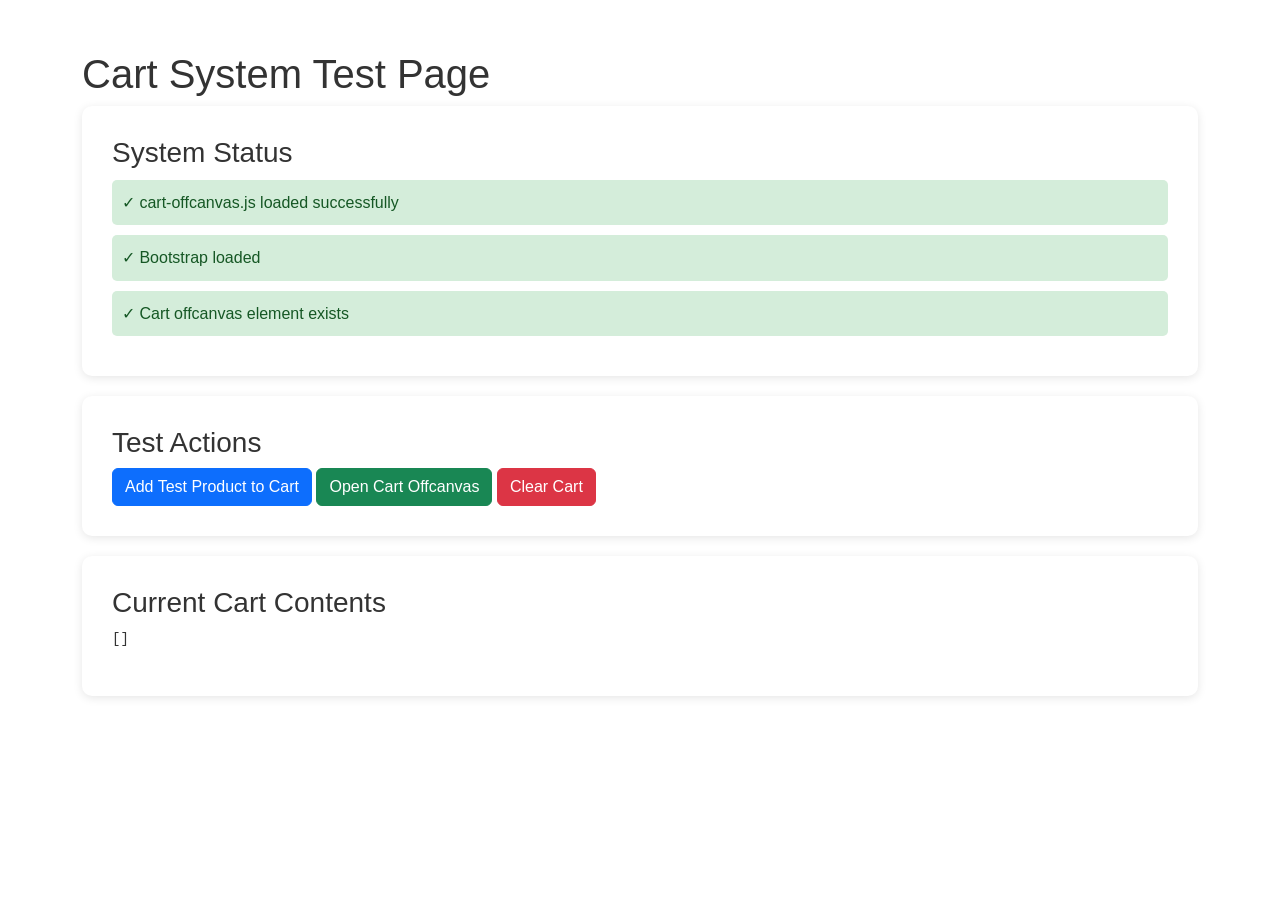
<file: test-cart.html>
<!DOCTYPE html>
<html lang="en">
<head>
    <meta charset="UTF-8">
    <meta name="viewport" content="width=device-width, initial-scale=1.0">
    <title>Test Cart System</title>
    <link href="https://cdn.jsdelivr.net/npm/bootstrap@5.3.0/dist/css/bootstrap.min.css" rel="stylesheet">
    <link rel="stylesheet" href="https://cdnjs.cloudflare.com/ajax/libs/font-awesome/6.4.0/css/all.min.css">
    <link rel="stylesheet" href="static/css/styles.css">
    <style>
        body {
            padding: 50px;
        }
        .test-section {
            background: white;
            padding: 30px;
            border-radius: 10px;
            box-shadow: 0 2px 10px rgba(0,0,0,0.1);
            margin-bottom: 20px;
        }
        .status {
            padding: 10px;
            border-radius: 5px;
            margin: 10px 0;
        }
        .status.success {
            background: #d4edda;
            color: #155724;
        }
        .status.error {
            background: #f8d7da;
            color: #721c24;
        }
    </style>
</head>
<body>
    <div class="container">
        <h1>Cart System Test Page</h1>
        
        <div class="test-section">
            <h3>System Status</h3>
            <div id="statusContainer"></div>
        </div>
        
        <div class="test-section">
            <h3>Test Actions</h3>
            <button class="btn btn-primary" onclick="testAddToCart()">Add Test Product to Cart</button>
            <button class="btn btn-success" onclick="openCartOffcanvas()">Open Cart Offcanvas</button>
            <button class="btn btn-danger" onclick="clearTestCart()">Clear Cart</button>
        </div>
        
        <div class="test-section">
            <h3>Current Cart Contents</h3>
            <pre id="cartContents"></pre>
        </div>
    </div>

    <!-- Cart Offcanvas -->
    <div class="offcanvas offcanvas-end cart-offcanvas" tabindex="-1" id="cartOffcanvas">
        <div class="offcanvas-header">
            <h5 class="offcanvas-title"><i class="fas fa-shopping-cart"></i> Shopping Cart</h5>
            <button type="button" class="btn-close" data-bs-dismiss="offcanvas"></button>
        </div>
        <div class="offcanvas-body">
            <div id="cartOffcanvasItems" class="cart-offcanvas-items-container"></div>
        </div>
        <div class="cart-offcanvas-footer">
            <div class="cart-summary">
                <div class="cart-summary-row">
                    <span>Subtotal:</span>
                    <span id="cartOffcanvasSubtotal">₹0</span>
                </div>
                <div class="cart-summary-row">
                    <span>Delivery:</span>
                    <span id="cartOffcanvasDelivery">₹50</span>
                </div>
                <div class="cart-summary-row cart-total-row">
                    <span>Total:</span>
                    <span id="cartOffcanvasTotal">₹0</span>
                </div>
            </div>
            <div class="cart-actions">
                <button class="btn-clear-cart-offcanvas" id="cartOffcanvasClearBtn">
                    <i class="fas fa-trash"></i> Clear Cart
                </button>
                <button class="btn-checkout-offcanvas" id="cartOffcanvasCheckoutBtn">
                    Proceed to Checkout
                </button>
            </div>
        </div>
    </div>

    <script src="https://cdn.jsdelivr.net/npm/bootstrap@5.3.0/dist/js/bootstrap.bundle.min.js"></script>
    <script src="static/js/cart-offcanvas.js"></script>
    
    <script>
        // Test functions
        function testAddToCart() {
            const testProduct = {
                title: 'Test Mukhwas',
                price: '₹199',
                image: 'static/images/i1.png',
                quantity: 1,
                size: '100g'
            };
            
            let cart = JSON.parse(localStorage.getItem('cart')) || [];
            cart.push(testProduct);
            localStorage.setItem('cart', JSON.stringify(cart));
            
            updateStatus('Product added to cart!', 'success');
            displayCart();
        }
        
        function clearTestCart() {
            localStorage.removeItem('cart');
            updateStatus('Cart cleared!', 'success');
            displayCart();
        }
        
        function updateStatus(message, type) {
            const container = document.getElementById('statusContainer');
            const status = document.createElement('div');
            status.className = `status ${type}`;
            status.textContent = message;
            container.appendChild(status);
            
            setTimeout(() => {
                status.remove();
            }, 3000);
        }
        
        function displayCart() {
            const cart = JSON.parse(localStorage.getItem('cart')) || [];
            document.getElementById('cartContents').textContent = JSON.stringify(cart, null, 2);
        }
        
        // Check system status on load
        window.addEventListener('DOMContentLoaded', function() {
            const statusContainer = document.getElementById('statusContainer');
            
            // Check if cart-offcanvas.js loaded
            if (typeof openCartOffcanvas === 'function') {
                statusContainer.innerHTML += '<div class="status success">✓ cart-offcanvas.js loaded successfully</div>';
            } else {
                statusContainer.innerHTML += '<div class="status error">✗ cart-offcanvas.js NOT loaded</div>';
            }
            
            // Check if Bootstrap is loaded
            if (typeof bootstrap !== 'undefined') {
                statusContainer.innerHTML += '<div class="status success">✓ Bootstrap loaded</div>';
            } else {
                statusContainer.innerHTML += '<div class="status error">✗ Bootstrap NOT loaded</div>';
            }
            
            // Check if offcanvas element exists
            if (document.getElementById('cartOffcanvas')) {
                statusContainer.innerHTML += '<div class="status success">✓ Cart offcanvas element exists</div>';
            } else {
                statusContainer.innerHTML += '<div class="status error">✗ Cart offcanvas element NOT found</div>';
            }
            
            // Display current cart
            displayCart();
        });
    </script>
</body>
</html>
</file>
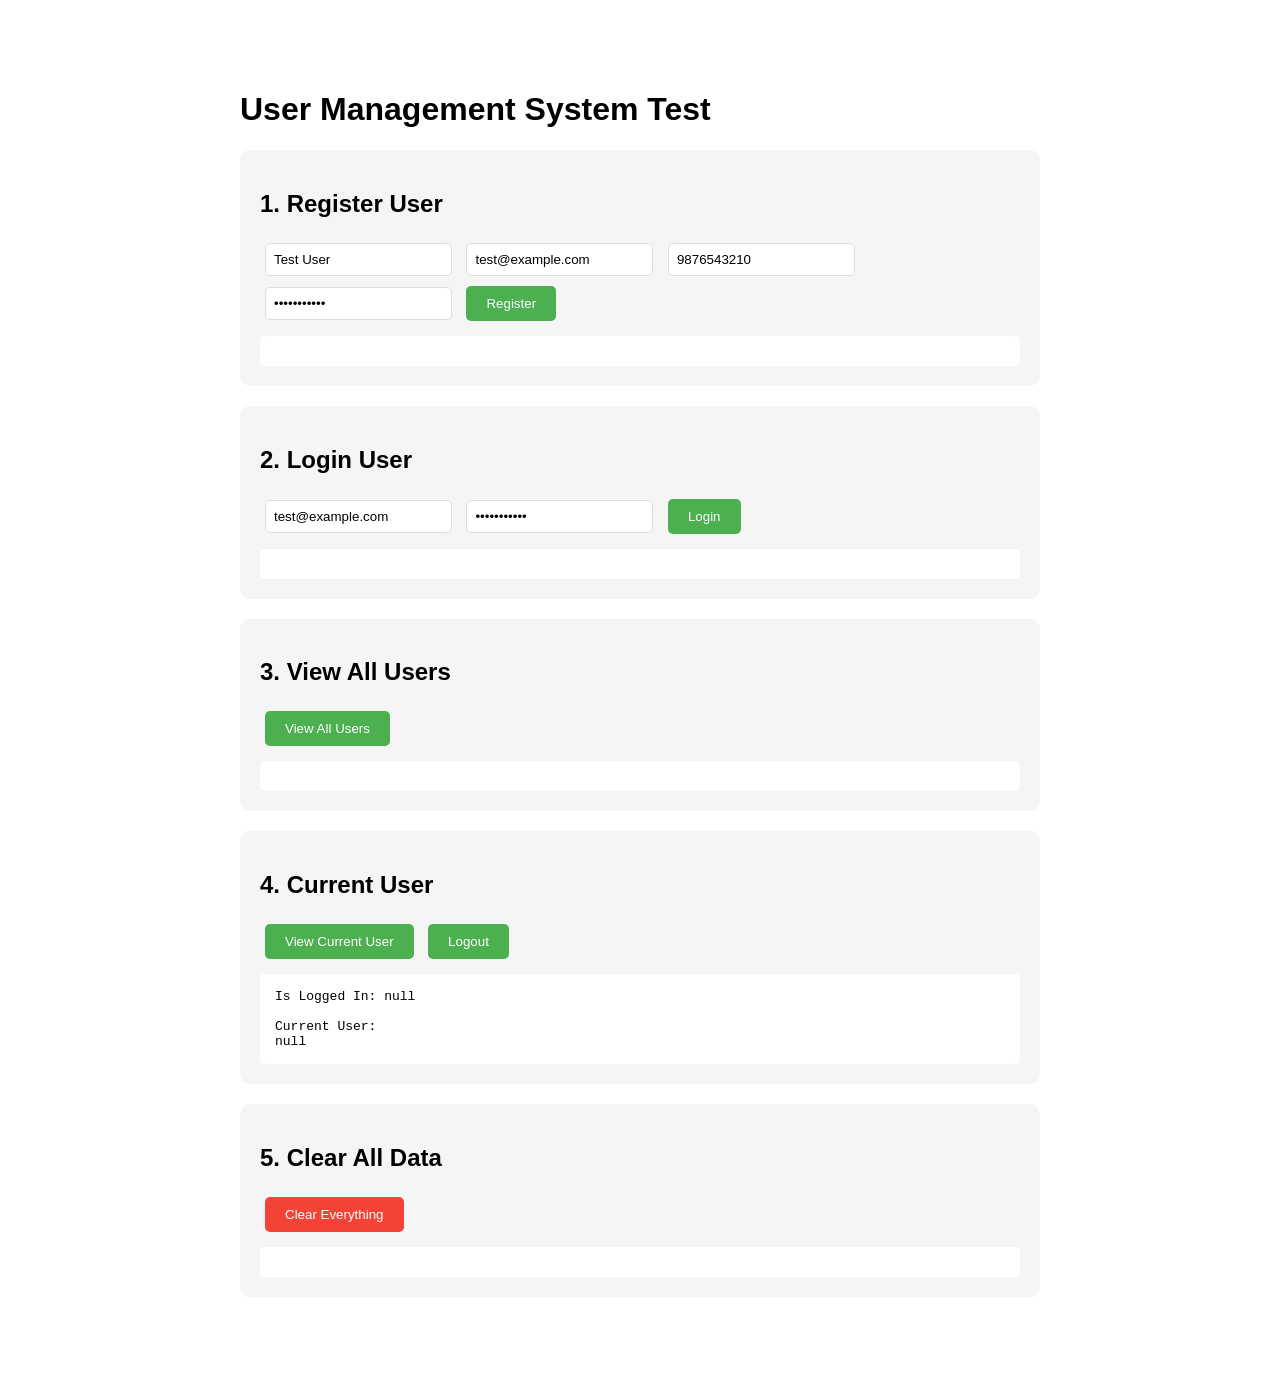
<file: test-user-system.html>
<!DOCTYPE html>
<html lang="en">
<head>
    <meta charset="UTF-8">
    <meta name="viewport" content="width=device-width, initial-scale=1.0">
    <title>Test User System</title>
    <style>
        body {
            font-family: Arial, sans-serif;
            max-width: 800px;
            margin: 50px auto;
            padding: 20px;
        }
        .section {
            background: #f5f5f5;
            padding: 20px;
            margin: 20px 0;
            border-radius: 10px;
        }
        button {
            background: #4CAF50;
            color: white;
            padding: 10px 20px;
            border: none;
            border-radius: 5px;
            cursor: pointer;
            margin: 5px;
        }
        button:hover {
            background: #45a049;
        }
        .output {
            background: white;
            padding: 15px;
            margin-top: 10px;
            border-radius: 5px;
            white-space: pre-wrap;
            font-family: monospace;
        }
        input {
            padding: 8px;
            margin: 5px;
            border: 1px solid #ddd;
            border-radius: 5px;
        }
    </style>
</head>
<body>
    <h1>User Management System Test</h1>
    
    <div class="section">
        <h2>1. Register User</h2>
        <input type="text" id="regName" placeholder="Full Name" value="Test User">
        <input type="email" id="regEmail" placeholder="Email" value="test@example.com">
        <input type="tel" id="regPhone" placeholder="Phone" value="9876543210">
        <input type="password" id="regPassword" placeholder="Password" value="password123">
        <button onclick="testRegister()">Register</button>
        <div class="output" id="regOutput"></div>
    </div>

    <div class="section">
        <h2>2. Login User</h2>
        <input type="email" id="loginEmail" placeholder="Email" value="test@example.com">
        <input type="password" id="loginPassword" placeholder="Password" value="password123">
        <button onclick="testLogin()">Login</button>
        <div class="output" id="loginOutput"></div>
    </div>

    <div class="section">
        <h2>3. View All Users</h2>
        <button onclick="viewAllUsers()">View All Users</button>
        <div class="output" id="usersOutput"></div>
    </div>

    <div class="section">
        <h2>4. Current User</h2>
        <button onclick="viewCurrentUser()">View Current User</button>
        <button onclick="testLogout()">Logout</button>
        <div class="output" id="currentUserOutput"></div>
    </div>

    <div class="section">
        <h2>5. Clear All Data</h2>
        <button onclick="clearAllData()" style="background: #f44336;">Clear Everything</button>
        <div class="output" id="clearOutput"></div>
    </div>

    <script src="static/js/user-management.js"></script>
    <script>
        function testRegister() {
            const userData = {
                fullName: document.getElementById('regName').value,
                email: document.getElementById('regEmail').value,
                phone: document.getElementById('regPhone').value,
                password: document.getElementById('regPassword').value
            };
            
            const result = registerUser(userData);
            document.getElementById('regOutput').textContent = JSON.stringify(result, null, 2);
        }

        function testLogin() {
            const email = document.getElementById('loginEmail').value;
            const password = document.getElementById('loginPassword').value;
            
            const result = loginUser(email, password);
            document.getElementById('loginOutput').textContent = JSON.stringify(result, null, 2);
        }

        function viewAllUsers() {
            const users = getAllUsers();
            document.getElementById('usersOutput').textContent = JSON.stringify(users, null, 2);
        }

        function viewCurrentUser() {
            const user = getCurrentUser();
            const isLoggedIn = localStorage.getItem('isLoggedIn');
            document.getElementById('currentUserOutput').textContent = 
                'Is Logged In: ' + isLoggedIn + '\n\n' +
                'Current User:\n' + JSON.stringify(user, null, 2);
        }

        function testLogout() {
            const result = logoutUser();
            document.getElementById('currentUserOutput').textContent = JSON.stringify(result, null, 2);
        }

        function clearAllData() {
            localStorage.removeItem('usersDB');
            localStorage.removeItem('currentUser');
            localStorage.removeItem('isLoggedIn');
            document.getElementById('clearOutput').textContent = 'All data cleared! Refresh the page.';
        }

        // Auto-load current user on page load
        window.onload = function() {
            viewCurrentUser();
        };
    </script>
</body>
</html>
</file>
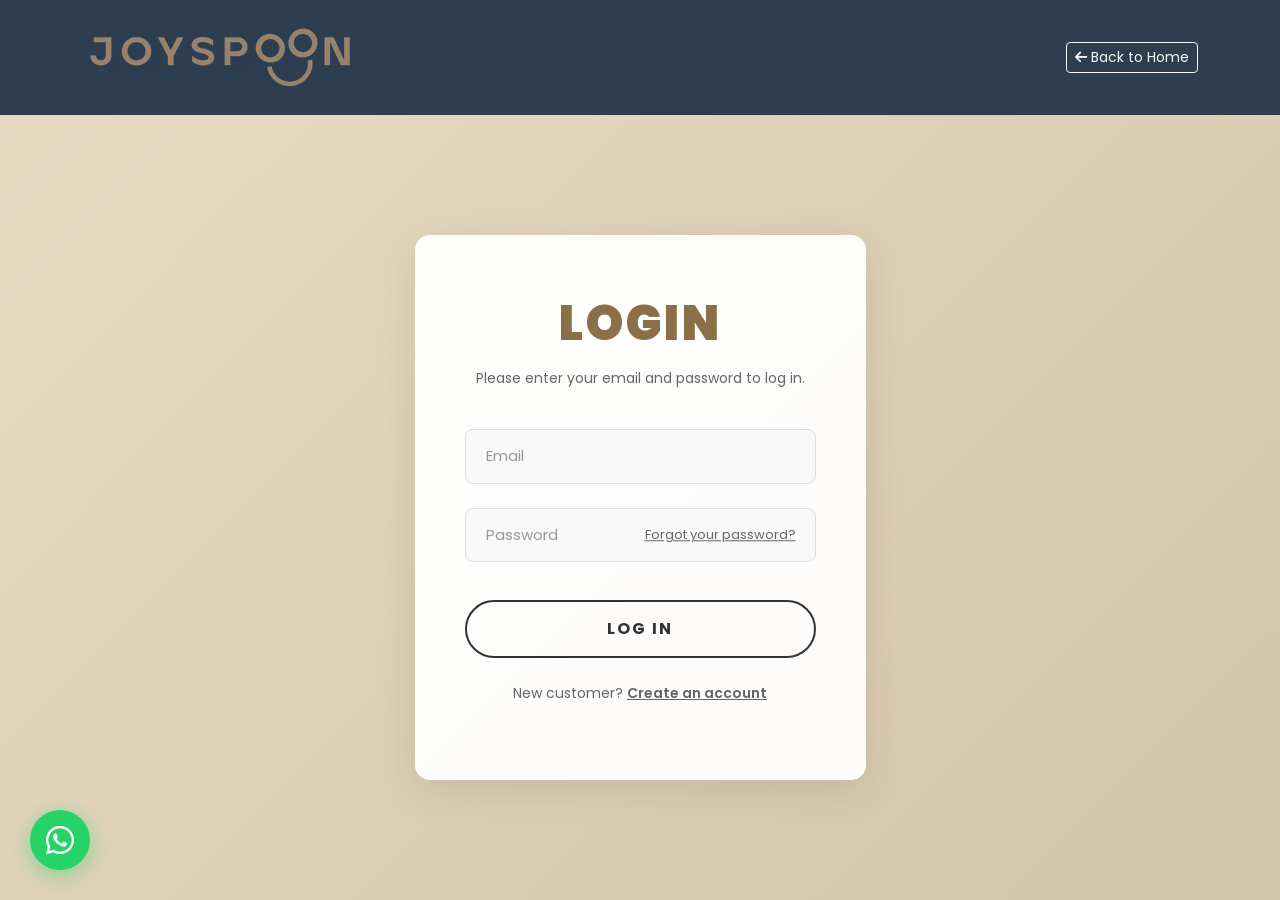
<file: pages/login.html>
<!DOCTYPE html>
<html lang="en">
  <head>
    <meta charset="UTF-8" />
    <meta name="viewport" content="width=device-width, initial-scale=1.0" />
    <title>Login - JoyeSpoon</title>

    <!-- Bootstrap CSS -->
    <link
      href="https://cdn.jsdelivr.net/npm/bootstrap@5.3.0/dist/css/bootstrap.min.css"
      rel="stylesheet"
    />

    <!-- Font Awesome -->
    <link
      rel="stylesheet"
      href="https://cdnjs.cloudflare.com/ajax/libs/font-awesome/6.4.0/css/all.min.css"
    />

    <!-- Google Fonts -->
    <link
      href="https://fonts.googleapis.com/css2?family=Poppins:wght@300;400;600;700;800;900&display=swap"
      rel="stylesheet"
    />

    <!-- Login CSS -->
    <link rel="stylesheet" href="../static/css/login.css" />
  </head>
  <body>
    <!-- Top Navigation Bar -->
    <nav class="navbar navbar-expand-lg navbar-dark bg-dark">
      <div class="container">
        <a class="navbar-brand" href="../index.html">
          <span class="brand-text"><img src="../static/images/joyspoonicon.avif"></span>
        </a>
        <button
          class="btn btn-outline-light btn-sm"
          onclick="window.location.href='../index.html'"
        >
          <i class="fas fa-arrow-left"></i> Back to Home
        </button>
      </div>
    </nav>

    <!-- Login Section -->
    <section class="login-section">
      <div class="container">
        <div class="row justify-content-center">
          <div class="col-lg-5 col-md-7">
            <div class="login-card">
              <h1 class="login-title">LOGIN</h1>
              <p class="login-subtitle">
                Please enter your email and password to log in.
              </p>

              <form id="loginForm" class="login-form">
                <div class="form-group mb-4">
                  <input
                    type="email"
                    class="form-control"
                    id="email"
                    placeholder="Email"
                    required
                  />
                </div>

                <div class="form-group mb-2 position-relative">
                  <input
                    type="password"
                    class="form-control"
                    id="password"
                    placeholder="Password"
                    required
                  />
                  <a href="#" class="forgot-password">Forgot your password?</a>
                </div>

                <button type="submit" class="btn btn-login">LOG IN</button>

                <div class="signup-link">
                  <p>
                    New customer? <a href="signup.html">Create an account</a>
                  </p>
                </div>
              </form>
            </div>
          </div>
        </div>
      </div>
    </section>

    <!-- WhatsApp Float Button -->
    <a href="https://wa.me/7801820504" class="whatsapp-float" target="_blank">
      <i class="fab fa-whatsapp"></i>
    </a>

    <!-- Bootstrap JS -->
    <script src="https://cdn.jsdelivr.net/npm/bootstrap@5.3.0/dist/js/bootstrap.bundle.min.js"></script>

    <!-- User Management System -->
    <script src="../static/js/user-management.js"></script>

    <!-- Login Script -->
    <script>
      // Verify user management system is loaded
      console.log('User management system loaded:', typeof loginUser !== 'undefined');
      console.log('All users in DB:', getAllUsers());

      // Handle login form submission
      document
        .getElementById('loginForm')
        .addEventListener('submit', function (e) {
          e.preventDefault();

          const email = document.getElementById('email').value.trim();
          const password = document.getElementById('password').value;

          console.log('=== LOGIN ATTEMPT ===');
          console.log('Email:', email);
          console.log('Password length:', password.length);
          console.log('Users in database:', getAllUsers().length);

          // Check if user management system is available
          if (typeof loginUser !== 'function') {
            console.error('ERROR: loginUser function not found!');
            alert('System error: User management not loaded. Please refresh the page.');
            return;
          }

          // Login user using user management system
          const result = loginUser(email, password);
          
          console.log('Login result:', result);
          
          if (!result.success) {
            console.log('Login failed:', result.message);
            alert(result.message);
            if (result.message.includes('sign up')) {
              setTimeout(() => {
                window.location.href = 'signup.html';
              }, 1500);
            }
            return;
          }

          // Verify login was successful
          const isLoggedIn = localStorage.getItem('isLoggedIn');
          const currentUser = localStorage.getItem('currentUser');
          
          console.log('Login successful!');
          console.log('isLoggedIn in localStorage:', isLoggedIn);
          console.log('currentUser in localStorage:', currentUser);

          // Show success message
          alert('Login successful! Welcome back, ' + result.user.fullName + '!');
          
          console.log('Redirecting to homepage in 500ms...');
          
          // Redirect to home page with shorter delay
          setTimeout(() => {
            console.log('Executing redirect now...');
            window.location.replace('../index.html');
          }, 500);
        });

      // Handle forgot password
      document
        .querySelector('.forgot-password')
        .addEventListener('click', function (e) {
          e.preventDefault();
          const email = prompt(
            'Please enter your email address to reset password:'
          );

          if (email) {
            const user = getUserByEmail(email);
            if (user) {
              alert('Password reset link would be sent to: ' + email + '\n\nFor demo purposes, your password is: ' + user.password);
            } else {
              alert('Email not found. Please check and try again.');
            }
          }
        });

      // Debug: Log page load
      console.log('Login page loaded');
      console.log('Current login status:', localStorage.getItem('isLoggedIn'));
    </script>
  </body>
</html>
</file>
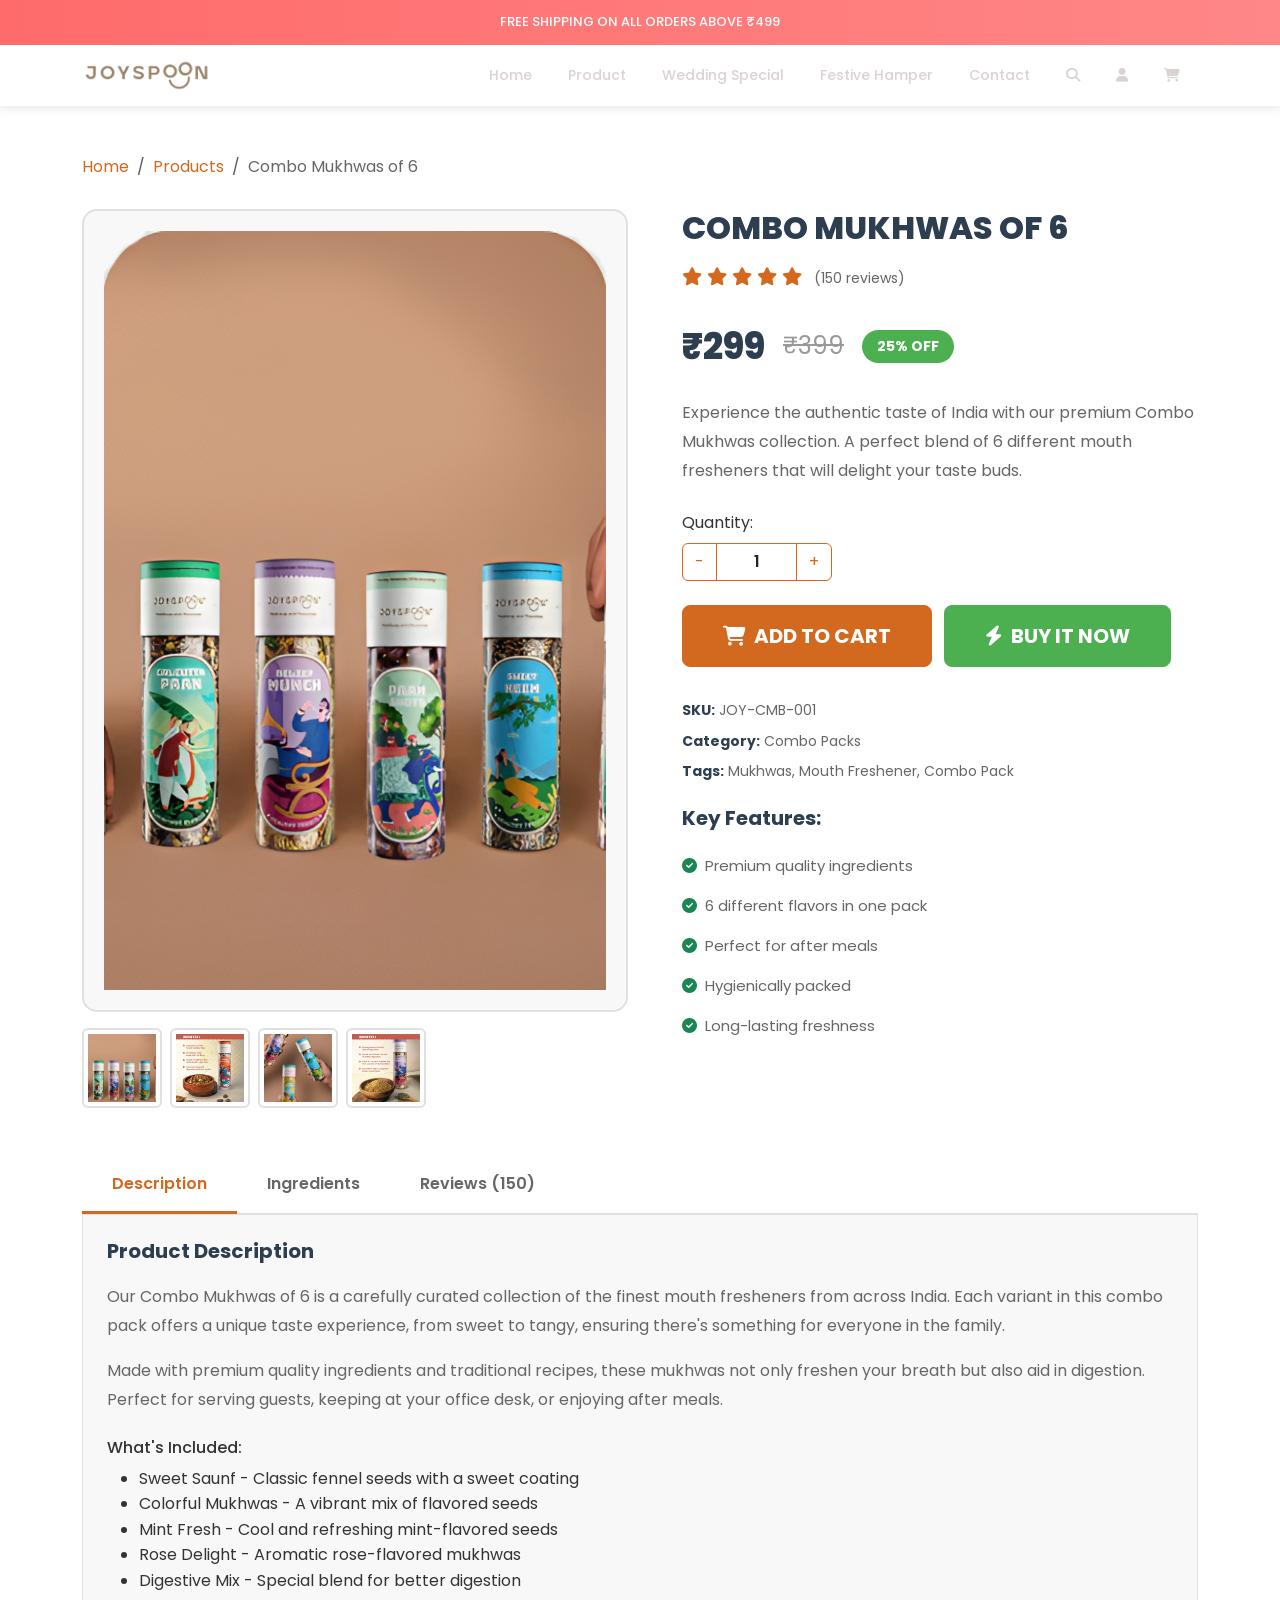
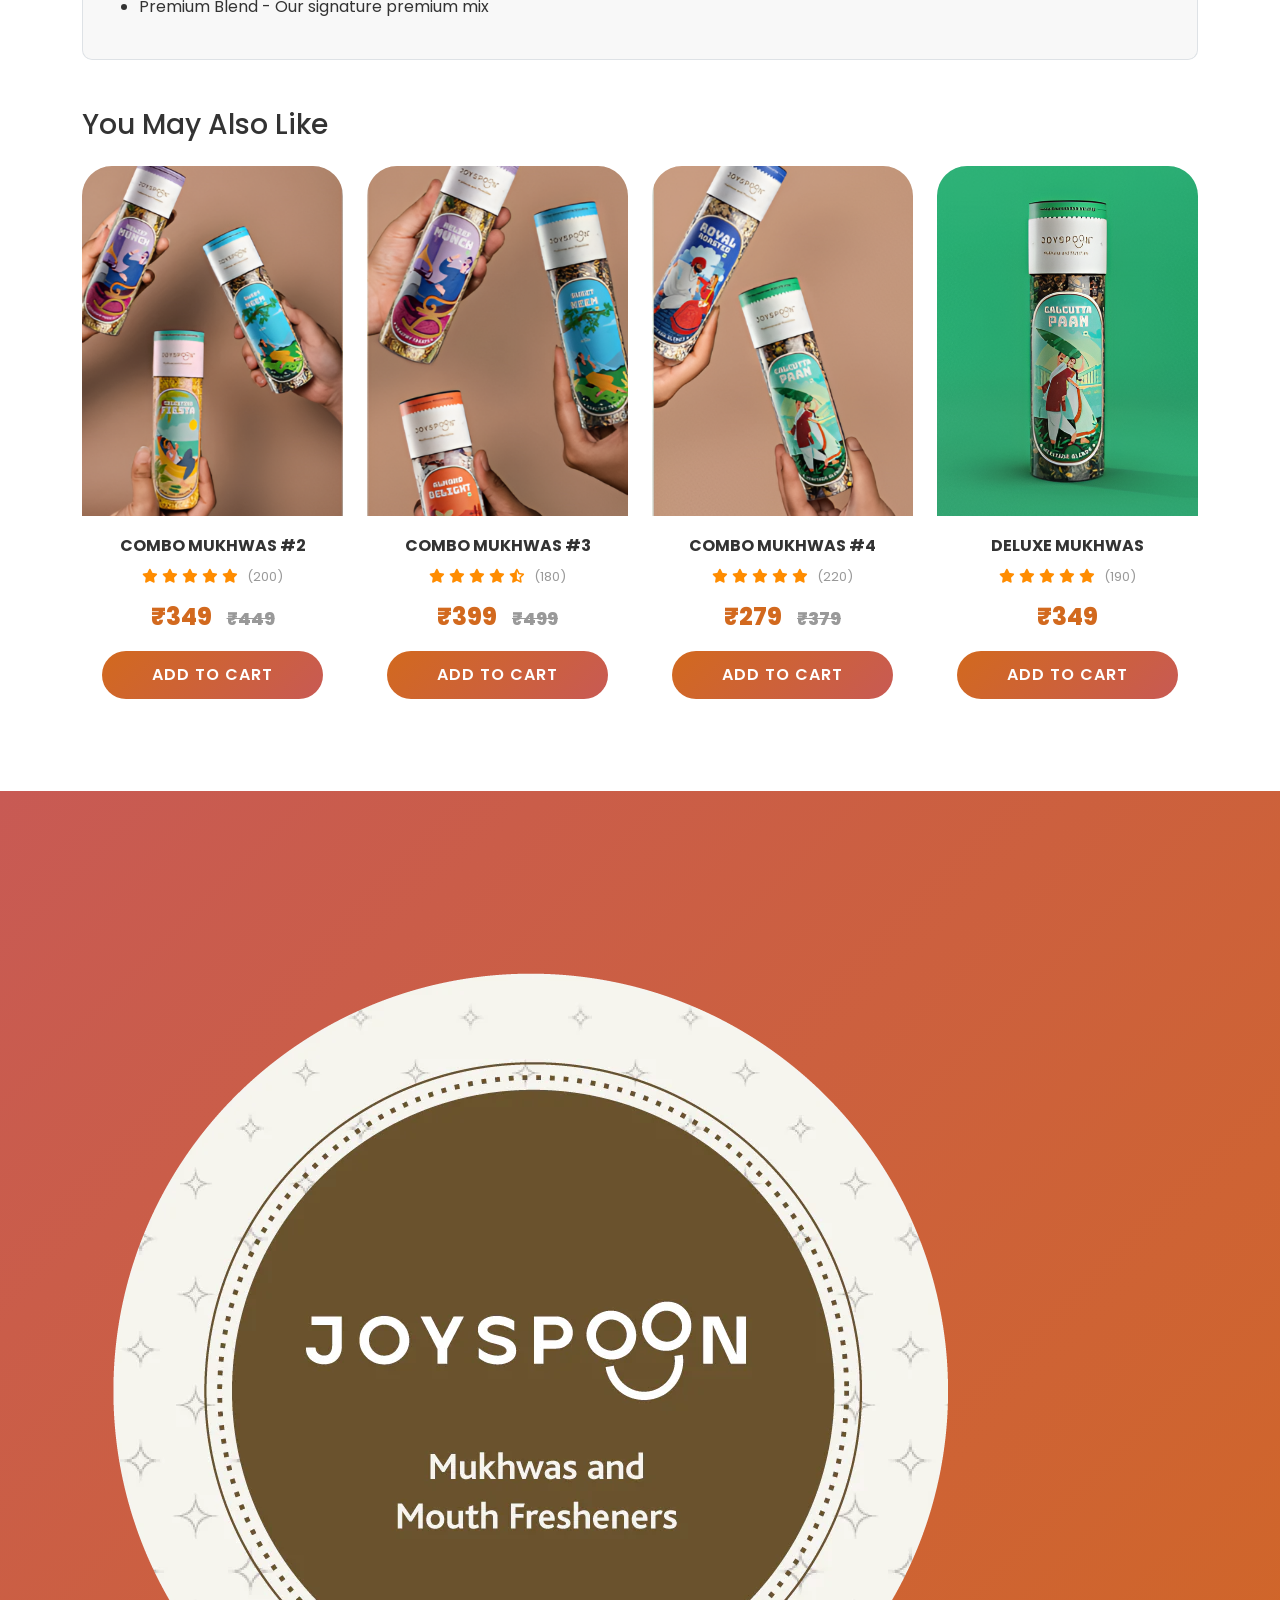
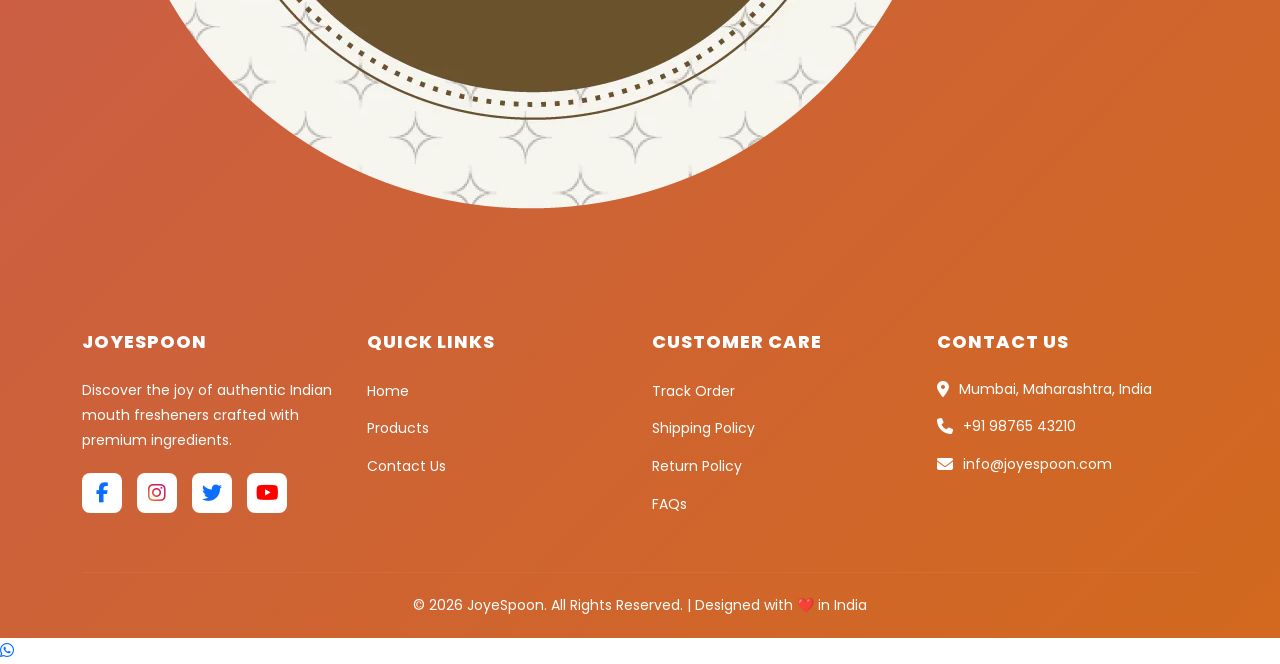
<file: pages/product-detail.html>
<!DOCTYPE html>
<html lang="en">

<head>
  <meta charset="UTF-8" />
  <meta name="viewport" content="width=device-width, initial-scale=1.0" />
  <title>COMBO MUKHWAS OF 6 - JoyeSpoon</title>

  <!-- Bootstrap CSS -->
  <link href="https://cdn.jsdelivr.net/npm/bootstrap@5.3.0/dist/css/bootstrap.min.css" rel="stylesheet" />

  <!-- Font Awesome -->
  <link rel="stylesheet" href="https://cdnjs.cloudflare.com/ajax/libs/font-awesome/6.4.0/css/all.min.css" />

  <!-- Google Fonts -->
  <link href="https://fonts.googleapis.com/css2?family=Poppins:wght@300;400;600;700;800;900&display=swap"
    rel="stylesheet" />

  <!-- Custom CSS -->
  <link rel="stylesheet" href="../static/css/styles.css" />
</head>

<body>
  <!-- Top Banner -->
  <div class="announcement-bar">
    <p class="mb-0">FREE SHIPPING ON ALL ORDERS ABOVE ₹499</p>
  </div>

  <nav class="navbar navbar-expand-lg navbar-light bg-white sticky-top">
    <div class="container">
      <a class="navbar-brand" href="../index.html">
        <span class="brand-text"><img src="../static/images/joyspoonicon.avif"></span>
      </a>
      <button class="navbar-toggler" type="button" data-bs-toggle="collapse" data-bs-target="#navbarNav">
        <span class="navbar-toggler-icon"></span>
      </button>
      <div class="collapse navbar-collapse" id="navbarNav">
        <ul class="navbar-nav ms-auto">
          <li class="nav-item">
            <a class="nav-link" href="../index.html#home">Home</a>
          </li>
          <li class="nav-item">
            <a class="nav-link" href="products.html">Product</a>
          </li>
          <li class="nav-item">
            <a class="nav-link" href="Wedding.html">Wedding Special</a>
          </li>
          <li class="nav-item">
            <a class="nav-link" href="../index.html#festive-hamper">Festive Hamper</a>
          </li>
          <li class="nav-item">
            <a class="nav-link" href="../index.html#contact">Contact</a>
          </li>
          <li class="nav-item">
            <a class="nav-link" href="#" id="searchIcon"><i class="fas fa-search"></i></a>
          </li>
          <li class="nav-item">
            <a class="nav-link" href="login.html"><i class="fas fa-user"></i></a>
          </li>
          <li class="nav-item">
            <a class="nav-link" href="payment.html" id="cartIcon"><i class="fas fa-shopping-cart"></i></a>
          </li>
        </ul>
      </div>
    </div>
  </nav>

  <!-- Product Detail Section -->
  <section class="product-detail-section py-5">
    <div class="container">
      <!-- Breadcrumb -->
      <nav aria-label="breadcrumb" class="mb-4">
        <ol class="breadcrumb">
          <li class="breadcrumb-item"><a href="../index.html">Home</a></li>
          <li class="breadcrumb-item"><a href="products.html">Products</a></li>
          <li class="breadcrumb-item active" aria-current="page">Combo Mukhwas of 6</li>
        </ol>
      </nav>

      <div class="row">
        <!-- Product Images -->
        <div class="col-lg-6">
          <div class="product-detail-images">
            <div class="main-image mb-3">
              <img src="../static/images/i1.png" alt="COMBO MUKHWAS OF 6" id="mainProductImage" class="img-fluid">
            </div>
            <div class="thumbnail-images d-flex gap-2">
              <img src="../static/images/i1.png" alt="Thumbnail 1" class="img-thumbnail" onclick="changeImage('i1.png')">
              <img src="../static/images/i2.webp" alt="Thumbnail 2" class="img-thumbnail" onclick="changeImage('i2.webp')">
              <img src="../static/images/i3.png" alt="Thumbnail 3" class="img-thumbnail" onclick="changeImage('i3.png')">
              <img src="../static/images/i4.webp" alt="Thumbnail 4" class="img-thumbnail" onclick="changeImage('i4.webp')">
            </div>
          </div>
        </div>

        <!-- Product Info -->
        <div class="col-lg-6">
          <div class="product-detail-info">
            <h1 class="product-detail-title">COMBO MUKHWAS OF 6</h1>
            
            <div class="product-detail-rating mb-3">
              <div class="rating d-inline-block">
                <i class="fas fa-star"></i>
                <i class="fas fa-star"></i>
                <i class="fas fa-star"></i>
                <i class="fas fa-star"></i>
                <i class="fas fa-star"></i>
              </div>
              <span class="ms-2">(150 reviews)</span>
            </div>

            <div class="product-detail-price mb-4">
              <span class="current-price">₹299</span>
              <span class="old-price ms-2">₹399</span>
              <span class="discount-badge ms-2">25% OFF</span>
            </div>

            <p class="product-short-description mb-4">
              Experience the authentic taste of India with our premium Combo Mukhwas collection. 
              A perfect blend of 6 different mouth fresheners that will delight your taste buds.
            </p>

            <!-- Quantity Selector -->
            <div class="quantity-selector mb-4">
              <label class="form-label">Quantity:</label>
              <div class="input-group" style="width: 150px;">
                <button class="btn btn-outline-secondary" type="button" onclick="decreaseQty()">-</button>
                <input type="text" class="form-control text-center" value="1" id="quantity" readonly>
                <button class="btn btn-outline-secondary" type="button" onclick="increaseQty()">+</button>
              </div>
            </div>

            <!-- Action Buttons -->
            <div class="product-actions mb-4">
              <button class="btn btn-primary btn-lg me-2 mb-2">
                <i class="fas fa-shopping-cart me-2"></i>ADD TO CART
              </button>
              <button class="btn btn-success btn-lg mb-2">
                <i class="fas fa-bolt me-2"></i>BUY IT NOW
              </button>
            </div>

            <div class="product-meta mb-4">
              <p class="mb-2"><strong>SKU:</strong> JOY-CMB-001</p>
              <p class="mb-2"><strong>Category:</strong> Combo Packs</p>
              <p class="mb-2"><strong>Tags:</strong> Mukhwas, Mouth Freshener, Combo Pack</p>
            </div>

            <!-- Product Features -->
            <div class="product-features">
              <h5 class="mb-3">Key Features:</h5>
              <ul class="feature-list">
                <li><i class="fas fa-check-circle text-success me-2"></i>Premium quality ingredients</li>
                <li><i class="fas fa-check-circle text-success me-2"></i>6 different flavors in one pack</li>
                <li><i class="fas fa-check-circle text-success me-2"></i>Perfect for after meals</li>
                <li><i class="fas fa-check-circle text-success me-2"></i>Hygienically packed</li>
                <li><i class="fas fa-check-circle text-success me-2"></i>Long-lasting freshness</li>
              </ul>
            </div>
          </div>
        </div>
      </div>

      <!-- Product Tabs -->
      <div class="row mt-5">
        <div class="col-12">
          <ul class="nav nav-tabs" id="productTab" role="tablist">
            <li class="nav-item" role="presentation">
              <button class="nav-link active" id="description-tab" data-bs-toggle="tab" data-bs-target="#description" 
                type="button" role="tab">Description</button>
            </li>
            <li class="nav-item" role="presentation">
              <button class="nav-link" id="ingredients-tab" data-bs-toggle="tab" data-bs-target="#ingredients" 
                type="button" role="tab">Ingredients</button>
            </li>
            <li class="nav-item" role="presentation">
              <button class="nav-link" id="reviews-tab" data-bs-toggle="tab" data-bs-target="#reviews" 
                type="button" role="tab">Reviews (150)</button>
            </li>
          </ul>
          <div class="tab-content p-4 border border-top-0" id="productTabContent">
            <div class="tab-pane fade show active" id="description" role="tabpanel">
              <h5>Product Description</h5>
              <p>
                Our Combo Mukhwas of 6 is a carefully curated collection of the finest mouth fresheners from across India. 
                Each variant in this combo pack offers a unique taste experience, from sweet to tangy, ensuring there's 
                something for everyone in the family.
              </p>
              <p>
                Made with premium quality ingredients and traditional recipes, these mukhwas not only freshen your breath 
                but also aid in digestion. Perfect for serving guests, keeping at your office desk, or enjoying after meals.
              </p>
              <h6 class="mt-4">What's Included:</h6>
              <ul>
                <li>Sweet Saunf - Classic fennel seeds with a sweet coating</li>
                <li>Colorful Mukhwas - A vibrant mix of flavored seeds</li>
                <li>Mint Fresh - Cool and refreshing mint-flavored seeds</li>
                <li>Rose Delight - Aromatic rose-flavored mukhwas</li>
                <li>Digestive Mix - Special blend for better digestion</li>
                <li>Premium Blend - Our signature premium mix</li>
              </ul>
            </div>
            <div class="tab-pane fade" id="ingredients" role="tabpanel">
              <h5>Ingredients</h5>
              <p><strong>Common Ingredients:</strong></p>
              <ul>
                <li>Fennel Seeds (Saunf)</li>
                <li>Sugar</li>
                <li>Natural Food Colors</li>
                <li>Natural Flavors</li>
                <li>Menthol</li>
                <li>Rose Extract</li>
                <li>Cardamom</li>
                <li>Mint Extract</li>
              </ul>
              <p class="mt-3"><strong>Allergen Information:</strong> May contain traces of nuts. Manufactured in a facility that processes tree nuts.</p>
              <p><strong>Storage:</strong> Store in a cool, dry place away from direct sunlight.</p>
            </div>
            <div class="tab-pane fade" id="reviews" role="tabpanel">
              <h5>Customer Reviews</h5>
              <div class="review-item mb-4 pb-3 border-bottom">
                <div class="d-flex justify-content-between mb-2">
                  <div>
                    <strong>Priya Sharma</strong>
                    <div class="rating">
                      <i class="fas fa-star"></i>
                      <i class="fas fa-star"></i>
                      <i class="fas fa-star"></i>
                      <i class="fas fa-star"></i>
                      <i class="fas fa-star"></i>
                    </div>
                  </div>
                  <small class="text-muted">2 days ago</small>
                </div>
                <p>Excellent quality! All six flavors are amazing. My family loves it. Highly recommended!</p>
              </div>
              <div class="review-item mb-4 pb-3 border-bottom">
                <div class="d-flex justify-content-between mb-2">
                  <div>
                    <strong>Rajesh Kumar</strong>
                    <div class="rating">
                      <i class="fas fa-star"></i>
                      <i class="fas fa-star"></i>
                      <i class="fas fa-star"></i>
                      <i class="fas fa-star"></i>
                      <i class="fas fa-star"></i>
                    </div>
                  </div>
                  <small class="text-muted">1 week ago</small>
                </div>
                <p>Great combo pack! Perfect for gifting. The packaging is also very nice.</p>
              </div>
              <div class="review-item mb-4 pb-3 border-bottom">
                <div class="d-flex justify-content-between mb-2">
                  <div>
                    <strong>Anita Desai</strong>
                    <div class="rating">
                      <i class="fas fa-star"></i>
                      <i class="fas fa-star"></i>
                      <i class="fas fa-star"></i>
                      <i class="fas fa-star"></i>
                      <i class="fas fa-star-half-alt"></i>
                    </div>
                  </div>
                  <small class="text-muted">2 weeks ago</small>
                </div>
                <p>Very good product. Fresh and tasty. Will order again!</p>
              </div>
            </div>
          </div>
        </div>
      </div>

      <!-- Related Products -->
      <div class="row mt-5">
        <div class="col-12">
          <h3 class="mb-4">You May Also Like</h3>
        </div>
        <div class="col-lg-3 col-md-6 mb-4">
          <div class="product-card">
            <div class="product-image">
              <img src="../static/images/i3.png" alt="Product" class="product-img-main" />
            </div>
            <div class="product-info">
              <h5>COMBO MUKHWAS #2</h5>
              <div class="rating">
                <i class="fas fa-star"></i>
                <i class="fas fa-star"></i>
                <i class="fas fa-star"></i>
                <i class="fas fa-star"></i>
                <i class="fas fa-star"></i>
                <span>(200)</span>
              </div>
              <p class="price">₹349 <span class="old-price">₹449</span></p>
              <button class="btn btn-add-cart">ADD TO CART</button>
            </div>
          </div>
        </div>
        <div class="col-lg-3 col-md-6 mb-4">
          <div class="product-card">
            <div class="product-image">
              <img src="../static/images/i5.png" alt="Product" class="product-img-main" />
            </div>
            <div class="product-info">
              <h5>COMBO MUKHWAS #3</h5>
              <div class="rating">
                <i class="fas fa-star"></i>
                <i class="fas fa-star"></i>
                <i class="fas fa-star"></i>
                <i class="fas fa-star"></i>
                <i class="fas fa-star-half-alt"></i>
                <span>(180)</span>
              </div>
              <p class="price">₹399 <span class="old-price">₹499</span></p>
              <button class="btn btn-add-cart">ADD TO CART</button>
            </div>
          </div>
        </div>
        <div class="col-lg-3 col-md-6 mb-4">
          <div class="product-card">
            <div class="product-image">
              <img src="../static/images/i7.png" alt="Product" class="product-img-main" />
            </div>
            <div class="product-info">
              <h5>COMBO MUKHWAS #4</h5>
              <div class="rating">
                <i class="fas fa-star"></i>
                <i class="fas fa-star"></i>
                <i class="fas fa-star"></i>
                <i class="fas fa-star"></i>
                <i class="fas fa-star"></i>
                <span>(220)</span>
              </div>
              <p class="price">₹279 <span class="old-price">₹379</span></p>
              <button class="btn btn-add-cart">ADD TO CART</button>
            </div>
          </div>
        </div>
        <div class="col-lg-3 col-md-6 mb-4">
          <div class="product-card">
            <div class="product-image">
              <img src="../static/images/i12.png" alt="DELUXE MUKHWAS" class="product-img-main" />
            </div>
            <div class="product-info">
              <h5>DELUXE MUKHWAS</h5>
              <div class="rating">
                <i class="fas fa-star"></i>
                <i class="fas fa-star"></i>
                <i class="fas fa-star"></i>
                <i class="fas fa-star"></i>
                <i class="fas fa-star"></i>
                <span>(190)</span>
              </div>
              <p class="price">₹349</p>
              <button class="btn btn-add-cart">ADD TO CART</button>
            </div>
          </div>
        </div>
      </div>
    </div>
  </section>

  <!-- Footer -->
  <footer class="footer" id="contact">
    <div class="footer-logo-container">
      <img src="../static/images/logo.webp" alt="JoyeSpoon Logo" class="footer-logo">
    </div>
    <div class="container">
      <div class="row g-4">
        <div class="col-lg-3 col-md-6">
          <h5 class="footer-title">JOYESPOON</h5>
          <p>
            Discover the joy of authentic Indian mouth fresheners crafted with
            premium ingredients.
          </p>
          <div class="social-links">
            <a href="#"><i class="fab fa-facebook-f"></i></a>
            <a href="#"><i class="fab fa-instagram"></i></a>
            <a href="#"><i class="fab fa-twitter"></i></a>
            <a href="#"><i class="fab fa-youtube"></i></a>
          </div>
        </div>
        <div class="col-lg-3 col-md-6">
          <h5 class="footer-title">QUICK LINKS</h5>
          <ul class="footer-links">
            <li><a href="../index.html#home">Home</a></li>
            <li><a href="products.html">Products</a></li>
            <li><a href="../index.html#contact">Contact Us</a></li>
          </ul>
        </div>
        <div class="col-lg-3 col-md-6">
          <h5 class="footer-title">CUSTOMER CARE</h5>
          <ul class="footer-links">
            <li><a href="#">Track Order</a></li>
            <li><a href="#">Shipping Policy</a></li>
            <li><a href="#">Return Policy</a></li>
            <li><a href="#">FAQs</a></li>
          </ul>
        </div>
        <div class="col-lg-3 col-md-6">
          <h5 class="footer-title">CONTACT US</h5>
          <ul class="footer-contact">
            <li>
              <i class="fas fa-map-marker-alt"></i> Mumbai, Maharashtra, India
            </li>
            <li><i class="fas fa-phone"></i> +91 98765 43210</li>
            <li><i class="fas fa-envelope"></i> info@joyespoon.com</li>
          </ul>
        </div>
      </div>
      <hr class="footer-divider" />
      <div class="footer-bottom">
        <p>
          &copy; 2026 JoyeSpoon. All Rights Reserved. | Designed with ❤️ in
          India
        </p>
      </div>
    </div>
  </footer>

  <!-- Scroll to Top Button -->
  <button class="scroll-top" id="scrollTop">
    <i class="fas fa-arrow-up"></i>
  </button>

  <!-- Bootstrap JS -->
  <script src="https://cdn.jsdelivr.net/npm/bootstrap@5.3.0/dist/js/bootstrap.bundle.min.js"></script>

  <!-- Custom JS -->
  <script src="../static/js/script.js"></script>

  <!-- Product Detail JS -->
  <script>
    // Change main image on thumbnail click
    function changeImage(imageSrc) {
      document.getElementById('mainProductImage').src = imageSrc;
    }

    // Quantity controls
    function increaseQty() {
      let qty = parseInt(document.getElementById('quantity').value);
      document.getElementById('quantity').value = qty + 1;
    }

    function decreaseQty() {
      let qty = parseInt(document.getElementById('quantity').value);
      if (qty > 1) {
        document.getElementById('quantity').value = qty - 1;
      }
    }
  </script>

  <!-- WhatsApp Float Button -->
  <a href="https://wa.me/7801820504" class="whatsapp-float" target="_blank">
    <i class="fab fa-whatsapp"></i>
  </a>
</body>

</html>
</file>
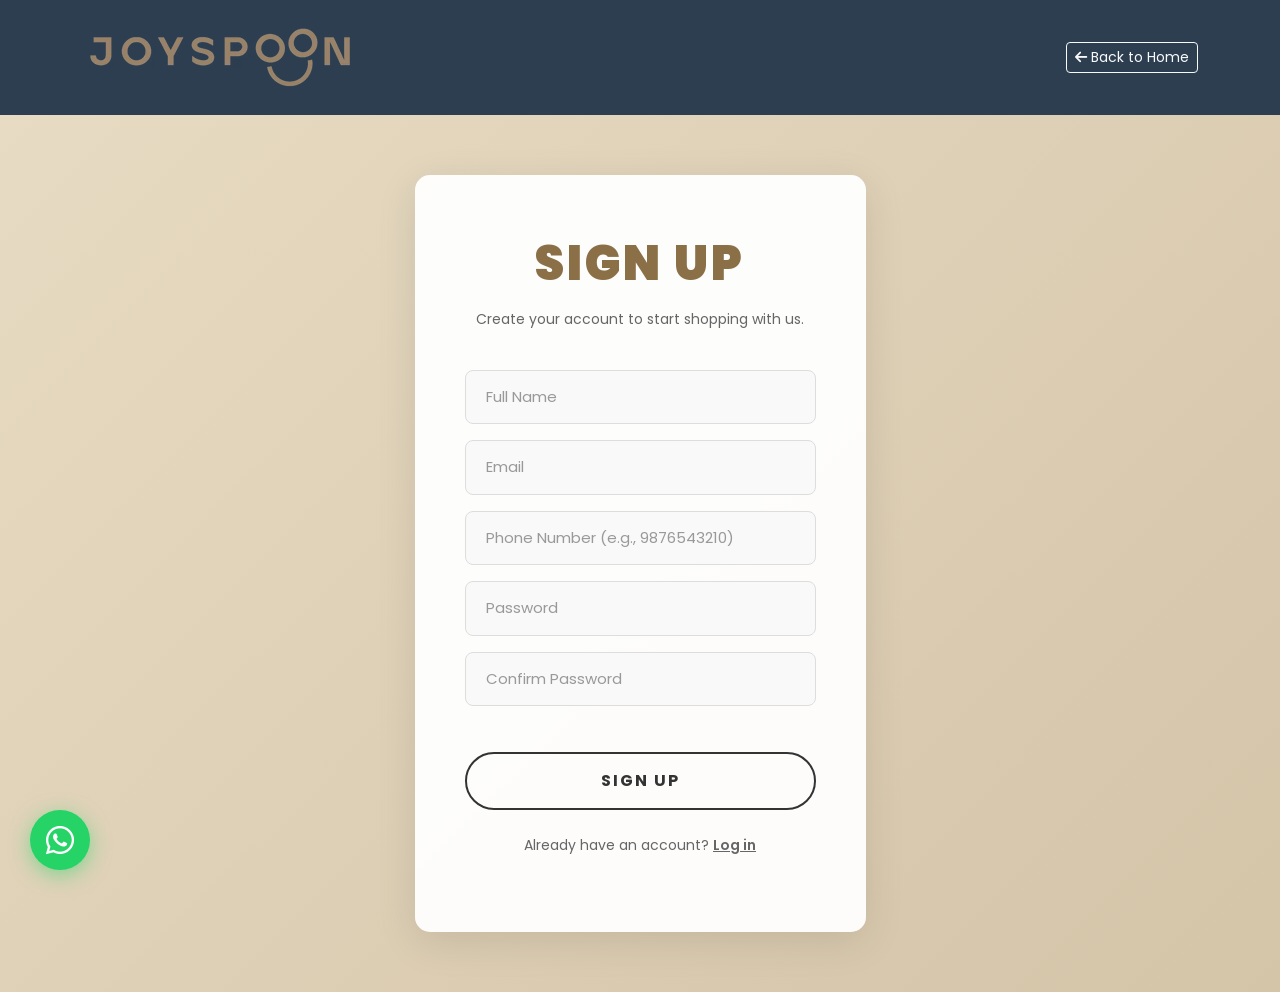
<file: pages/signup.html>
<!DOCTYPE html>
<html lang="en">
  <head>
    <meta charset="UTF-8" />
    <meta name="viewport" content="width=device-width, initial-scale=1.0" />
    <title>Sign Up - JoyeSpoon</title>

    <!-- Bootstrap CSS -->
    <link
      href="https://cdn.jsdelivr.net/npm/bootstrap@5.3.0/dist/css/bootstrap.min.css"
      rel="stylesheet"
    />

    <!-- Font Awesome -->
    <link
      rel="stylesheet"
      href="https://cdnjs.cloudflare.com/ajax/libs/font-awesome/6.4.0/css/all.min.css"
    />

    <!-- Google Fonts -->
    <link
      href="https://fonts.googleapis.com/css2?family=Poppins:wght@300;400;600;700;800;900&display=swap"
      rel="stylesheet"
    />

    <!-- Login CSS -->
    <link rel="stylesheet" href="../static/css/login.css" />
  </head>
  <body>
    <!-- Top Navigation Bar -->
    <nav class="navbar navbar-expand-lg navbar-dark bg-dark">
      <div class="container">
        <a class="navbar-brand" href="../index.html">
          <span class="brand-text"><img src="../static/images/joyspoonicon.avif"></span>
        </a>
        <button
          class="btn btn-outline-light btn-sm"
          onclick="window.location.href='../index.html'"
        >
          <i class="fas fa-arrow-left"></i> Back to Home
        </button>
      </div>
    </nav>

    <!-- Signup Section -->
    <section class="login-section">
      <div class="container">
        <div class="row justify-content-center">
          <div class="col-lg-5 col-md-7">
            <div class="login-card">
              <h1 class="login-title">SIGN UP</h1>
              <p class="login-subtitle">
                Create your account to start shopping with us.
              </p>

              <form id="signupForm" class="login-form">
                <div class="form-group mb-3">
                  <input
                    type="text"
                    class="form-control"
                    id="fullName"
                    placeholder="Full Name"
                    required
                  />
                </div>

                <div class="form-group mb-3">
                  <input
                    type="email"
                    class="form-control"
                    id="email"
                    placeholder="Email"
                    required
                  />
                </div>

                <div class="form-group mb-3">
                  <input
                    type="tel"
                    class="form-control"
                    id="phone"
                    placeholder="Phone Number (e.g., 9876543210)"
                    pattern="[6-9][0-9]{9}"
                    maxlength="10"
                    title="Phone number must be 10 digits and start with 6, 7, 8, or 9"
                    required
                  />
                </div>

                <div class="form-group mb-3">
                  <input
                    type="password"
                    class="form-control"
                    id="password"
                    placeholder="Password"
                    required
                  />
                </div>

                <div class="form-group mb-3">
                  <input
                    type="password"
                    class="form-control"
                    id="confirmPassword"
                    placeholder="Confirm Password"
                    required
                  />
                </div>

                <button type="submit" class="btn btn-login">SIGN UP</button>

                <div class="signup-link">
                  <p>
                    Already have an account? <a href="login.html">Log in</a>
                  </p>
                </div>
              </form>
            </div>
          </div>
        </div>
      </div>
    </section>

    <!-- WhatsApp Float Button -->
    <a href="https://wa.me/7801820504" class="whatsapp-float" target="_blank">
      <i class="fab fa-whatsapp"></i>
    </a>

    <!-- Bootstrap JS -->
    <script src="https://cdn.jsdelivr.net/npm/bootstrap@5.3.0/dist/js/bootstrap.bundle.min.js"></script>

    <!-- User Management System -->
    <script src="../static/js/user-management.js"></script>

    <!-- Signup Script -->
    <script>
      // Verify user management system is loaded
      console.log('User management system loaded:', typeof registerUser !== 'undefined');
      console.log('Current users in DB:', getAllUsers().length);

      // Handle signup form submission
      document
        .getElementById('signupForm')
        .addEventListener('submit', function (e) {
          e.preventDefault();

          const fullName = document.getElementById('fullName').value.trim();
          const email = document.getElementById('email').value.trim();
          const phone = document.getElementById('phone').value.trim();
          const password = document.getElementById('password').value;
          const confirmPassword = document.getElementById('confirmPassword').value;

          console.log('=== SIGNUP ATTEMPT ===');
          console.log('Full Name:', fullName);
          console.log('Email:', email);
          console.log('Phone:', phone);

          // Validate passwords match
          if (password !== confirmPassword) {
            alert('Passwords do not match. Please try again.');
            return;
          }

          // Validate phone number (must be 10 digits and start with 6-9)
          if (!/^[6-9]\d{9}$/.test(phone)) {
            alert('Please enter a valid 10-digit phone number starting with 6, 7, 8, or 9');
            return;
          }

          // Check if user management system is available
          if (typeof registerUser !== 'function') {
            console.error('ERROR: registerUser function not found!');
            alert('System error: User management not loaded. Please refresh the page.');
            return;
          }

          // Create user object (without address)
          const userData = {
            fullName: fullName,
            email: email,
            phone: phone,
            password: password
          };

          // Register user using user management system
          const result = registerUser(userData);
          
          console.log('Registration result:', result);
          
          if (!result.success) {
            alert(result.message);
            return;
          }

          // Verify user was saved
          console.log('Users after registration:', getAllUsers().length);
          console.log('New user created:', result.user);

          // Show success message
          alert(result.message + '\n\nYou will now be redirected to the login page.');
          
          // Redirect to login page
          console.log('Redirecting to login page...');
          setTimeout(() => {
            window.location.replace('login.html');
          }, 500);
        });
      
      // Real-time phone number validation
      document.getElementById('phone').addEventListener('input', function(e) {
        // Remove non-numeric characters
        this.value = this.value.replace(/\D/g, '');
        
        // Limit to 10 digits
        if (this.value.length > 10) {
          this.value = this.value.slice(0, 10);
        }
        
        // Visual feedback for invalid first digit
        if (this.value.length > 0 && !/^[6-9]/.test(this.value)) {
          this.style.borderColor = '#ff4444';
          this.style.background = '#fff5f5';
        } else {
          this.style.borderColor = '';
          this.style.background = '';
        }
      });

      // Debug: Log page load
      console.log('Signup page loaded');
    </script>
  </body>
</html>
</file>
<file: static/css/styles.css>
/* Global Styles */
* {
    margin: 0;
    padding: 0;
    box-sizing: border-box;
}

html {
    width: 100%;
    overflow-x: hidden;
}

body {
    font-family: 'Poppins', sans-serif;
    color: #333;
    line-height: 1.6;
    overflow-x: hidden;
    margin: 0;
    padding: 0;
    width: 100%;
}

/* Color Variables */
:root {
    --primary-orange: #D2691E;
    --primary-red: #C85A54;
    --navy-blue: #2C3E50;
    --light-beige: #F5F1E8;
    --purple: #7B68BE;
    --green: #4CAF50;
    --dark-text: #333;
}

/* Top Announcement Bar */
.announcement-bar {
    background: linear-gradient(90deg, #ff6b6b 0%, #ff8787 100%);
    color: white;
    text-align: center;
    padding: 12px 20px;
    font-size: 13px;
    font-weight: 500;
    position: sticky;
    top: 0;
    z-index: 1000;
}

/* Navigation */
.navbar {
    background: white;
    box-shadow: 0 2px 10px rgba(0, 0, 0, 0.1);
    padding: 8px 0;
    position: sticky;
    top: 44px;
    z-index: 999;
}

.navbar-brand img {
    height: 35px;
}

.navbar-nav .nav-link {
    color: #dbd2d2;
    font-weight: 500;
    margin: 0 10px;
    padding: 5px 0;
    font-size: 14px;
    transition: color 0.3s;
    position: relative;
}

.navbar-nav .nav-link:hover {
    color: #ff6b6b;
}

.navbar-nav .nav-link::after {
    content: '';
    position: absolute;
    width: 0;
    height: 2px;
    bottom: 0;
    left: 0;
    background-color: #ff6b6b;
    transition: width 0.3s;
}

.navbar-nav .nav-link:hover::after {
    width: 100%;
}

.navbar-icons {
    display: flex;
    align-items: center;
    gap: 15px;
}

.navbar-icons i {
    font-size: 16px;
    color: #333;
    cursor: pointer;
    transition: color 0.3s;
}

.navbar-icons i:hover {
    color: #ff6b6b;
}

/* Hero Section */
/* Hero Image Section */
.hero-image-section {
    position: relative;
    overflow: hidden;
    width: 100%;
}

.hero-image-container {
    width: 100%;
    height: 350px;
    position: relative;
    overflow: hidden;
}

.hero-main-image {
    width: 100%;
    height: 100%;
    display: block;
    object-fit: cover;
    object-position: center;
}

@media (max-width: 1200px) {
    .hero-image-container {
        height: 450px;
    }
}

@media (max-width: 992px) {
    .hero-image-container {
        height: 400px;
    }
}

@media (max-width: 768px) {
    .hero-image-container {
        height: 350px;
    }
}

@media (max-width: 576px) {
    .hero-image-container {
        height: 300px;
    }
}

.hero-slide {
    background: linear-gradient(135deg, #8B2635, #C85A54);
    padding: 100px 0;
    color: white;
    min-height: 600px;
    display: flex;
    align-items: center;
}

.hero-slide-2 {
    background: linear-gradient(135deg, #E8DCC4, #D4C4A8);
    color: #333;
}

.hero-slide-3 {
    background: linear-gradient(135deg, #2C3E50, #34495e);
    color: white;
}

.hero-slide-title {
    font-size: 48px;
    font-weight: 900;
    margin-bottom: 20px;
    text-transform: uppercase;
    animation: fadeInUp 1s ease;
    line-height: 1.2;
}

.hero-slide-subtitle {
    font-size: 18px;
    font-weight: 400;
    margin-bottom: 30px;
    opacity: 0.95;
}

.btn-hero-slide {
    background: white;
    color: #8B2635;
    padding: 15px 50px;
    font-weight: 700;
    border: none;
    border-radius: 50px;
    transition: all 0.3s ease;
    text-transform: uppercase;
    letter-spacing: 1px;
    font-size: 16px;
}

.btn-hero-slide:hover {
    background: #D2691E;
    color: white;
    transform: translateY(-3px);
    box-shadow: 0 10px 25px rgba(0, 0, 0, 0.3);
}

.donation-progress {
    background: rgba(255, 255, 255, 0.15);
    padding: 25px;
    border-radius: 15px;
    display: inline-block;
    backdrop-filter: blur(10px);
}

.progress-stats {
    font-size: 48px;
    font-weight: 900;
    line-height: 1;
    margin-bottom: 10px;
}

.progress-number {
    color: white;
}

.progress-separator {
    color: rgba(255, 255, 255, 0.6);
    margin: 0 5px;
}

.progress-total {
    color: rgba(255, 255, 255, 0.8);
}

.progress-label {
    font-size: 14px;
    font-weight: 600;
    letter-spacing: 2px;
    margin: 0;
    opacity: 0.9;
}

.hero-section {
    background: linear-gradient(135deg, #E8DCC4, #D4C4A8);
    padding: 80px 0;
    color: #333;
    position: relative;
    overflow: hidden;
}

.hero-section::before {
    content: '';
    position: absolute;
    top: 0;
    left: 0;
    right: 0;
    bottom: 0;
    background: url('data:image/svg+xml,<svg xmlns="http://www.w3.org/2000/svg" viewBox="0 0 1440 320"><path fill="%23ffffff" fill-opacity="0.1" d="M0,96L48,112C96,128,192,160,288,160C384,160,480,128,576,122.7C672,117,768,139,864,144C960,149,1056,139,1152,122.7C1248,107,1344,85,1392,74.7L1440,64L1440,320L1392,320C1344,320,1248,320,1152,320C1056,320,960,320,864,320C768,320,672,320,576,320C480,320,384,320,288,320C192,320,96,320,48,320L0,320Z"></path></svg>') no-repeat bottom;
    background-size: cover;
}

.hero-content {
    position: relative;
    z-index: 2;
}

.hero-title {
    font-size: 48px;
    font-weight: 900;
    margin-bottom: 10px;
    text-transform: uppercase;
    animation: fadeInLeft 1s ease;
    color: #8B6F47;
}

.hero-subtitle {
    font-size: 36px;
    font-weight: 800;
    line-height: 1.3;
    margin-bottom: 30px;
    animation: fadeInLeft 1.2s ease;
    color: #333;
}

.hero-description {
    font-size: 18px;
    font-weight: 400;
    margin-bottom: 30px;
    opacity: 0.9;
}

.hero-social {
    display: flex;
    gap: 15px;
    margin-bottom: 30px;
    animation: fadeInLeft 1.4s ease;
}

.social-icon {
    width: 45px;
    height: 45px;
    background: #2C3E50;
    color: white;
    display: flex;
    align-items: center;
    justify-content: center;
    border-radius: 50%;
    transition: all 0.3s ease;
}

.social-icon:hover {
    background: #D2691E;
    color: white;
    transform: translateY(-5px);
}

.btn-hero {
    background: #2C3E50;
    color: white;
    padding: 15px 40px;
    font-weight: 700;
    border: none;
    border-radius: 50px;
    transition: all 0.3s ease;
    text-transform: uppercase;
    letter-spacing: 1px;
    animation: fadeInLeft 1.6s ease;
}

.btn-hero:hover {
    background: #D2691E;
    color: white;
    transform: translateY(-3px);
    box-shadow: 0 10px 25px rgba(0, 0, 0, 0.2);
}

.hero-image {
    position: relative;
    z-index: 2;
    animation: fadeInRight 1s ease;
}

.hero-image img {
    border-radius: 20px;
    box-shadow: 0 20px 50px rgba(0, 0, 0, 0.3);
}

/* Animations */
@keyframes fadeInLeft {
    from {
        opacity: 0;
        transform: translateX(-50px);
    }

    to {
        opacity: 1;
        transform: translateX(0);
    }
}

@keyframes fadeInRight {
    from {
        opacity: 0;
        transform: translateX(50px);
    }

    to {
        opacity: 1;
        transform: translateX(0);
    }
}

/* Section Title */
.section-title {
    font-size: 36px;
    font-weight: 800;
    color: #2C3E50;
    text-transform: uppercase;
    letter-spacing: 2px;
    position: relative;
    padding-bottom: 20px;
    z-index: 1;
}

.section-title::after {
    content: '';
    position: absolute;
    bottom: 0;
    left: 50%;
    transform: translateX(-50%);
    width: 100px;
    height: 4px;
    background: linear-gradient(135deg, #D2691E, #C85A54);
    border-radius: 2px;
}

/* Sections Styling */
.combos-section,
.premium-section,
.best-selling-section,
.gifting-section {
    background: white;
    position: relative;
    z-index: 1;
    padding-top: 60px !important;
    padding-bottom: 60px !important;
}

/* Product Cards */
.product-image {
    position: relative;
    overflow: hidden;
    height: 350px;
    background: #f8f8f8;
    border-top-left-radius: 30px;
    border-top-right-radius: 30px;
}

.product-img-main,
.product-img-hover {
    position: absolute;
    top: 0;
    left: 0;
    width: 100%;
    height: 100%;
    object-fit: cover;
    transition: opacity 0.4s ease;
}

.product-img-hover {
    opacity: 0;
}

.product-card:hover .product-img-main {
    opacity: 0;
}

.product-card:hover .product-img-hover {
    opacity: 1;
}

.product-card:hover .product-image img {
    transform: scale(1.05);
}


.product-badge {
    position: absolute;
    top: 15px;
    right: 15px;
    background: #4CAF50;
    color: white;
    padding: 5px 15px;
    border-radius: 20px;
    font-size: 12px;
    font-weight: 700;
    text-transform: uppercase;
    z-index: 1;
}

.product-badge.sale {
    background: #FF5722;
}

.product-info {
    padding: 20px;
    text-align: center;
}

.product-info h5 {
    font-size: 16px;
    font-weight: 700;
    color: #333;
    margin-bottom: 10px;
    text-transform: uppercase;
}

.rating {
    color: darkorange;
    font-size: 14px;
    margin-bottom: 10px;
}

.rating span {
    color: #999;
    font-size: 13px;
    margin-left: 5px;
}

.price {
    font-size: 24px;
    font-weight: 800;
    color: #D2691E;
    margin-bottom: 15px;
}

.old-price {
    font-size: 18px;
    color: #999;
    text-decoration: line-through;
    margin-left: 10px;
}

.btn-add-cart {
    background: linear-gradient(135deg, #D2691E, #C85A54);
    color: white;
    border: none;
    padding: 12px 30px;
    border-radius: 50px;
    font-weight: 600;
    text-transform: uppercase;
    letter-spacing: 1px;
    transition: all 0.3s ease;
    width: 100%;
}

.btn-add-cart:hover {
    background: linear-gradient(135deg, #C85A54, #B8442F);
    transform: translateY(-2px);
    box-shadow: 0 5px 15px rgba(0, 0, 0, 0.2);
}

/* Background Colors for Products */
.green-bg {
    background: linear-gradient(135deg, #4CAF50, #45a049);
}

.orange-bg {
    background: linear-gradient(135deg, #FF9800, #F57C00);
}

.blue-bg {
    background: linear-gradient(135deg, #2196F3, #1976D2);
}

/* Collection Cards */
.collection-card {
    height: 500px;
    overflow: hidden;
    position: relative;
    cursor: pointer;
    transition: all 0.3s ease;
}

.collection-card a {
    display: block;
    width: 100%;
    height: 100%;
}

.collection-card a img {
    width: 100%;
    height: 100%;
    object-fit: cover;
}

.collection-card:hover {
    transform: translateY(-10px);
    box-shadow: 0 20px 50px rgba(0, 0, 0, 0.3);
}

.deals-corner {
    background: url('i9.webp');
    background-size: cover;
    background-position: center;
}

.premium-mukhwas {
    background: url(i10.webp);
    background-size: cover;
    background-position: center;
}

.gift-friendly {
    background: url(i11.webp);
    background-size: cover;
    background-position: center;
}

.collection-overlay {
    position: absolute;
    top: 0;
    left: 0;
    right: 0;
    bottom: 0;
    display: flex;
    flex-direction: column;
    align-items: center;
    justify-content: center;
    color: white;
    padding: 30px;
}

.collection-overlay h3 {
    font-size: 42px;
    font-weight: 900;
    text-align: center;
    margin-bottom: 30px;
    line-height: 1.2;
    text-transform: uppercase;
    text-shadow: 2px 2px 4px rgba(0, 0, 0, 0.3);
}

.btn-collection {
    background: white;
    color: #333;
    border: none;
    padding: 15px 40px;
    border-radius: 50px;
    font-weight: 700;
    text-transform: uppercase;
    letter-spacing: 1px;
    transition: all 0.3s ease;
}

.btn-collection:hover {
    background: #2C3E50;
    color: white;
    transform: translateY(-3px);
    box-shadow: 0 10px 25px rgba(0, 0, 0, 0.3);
}

/* Newsletter Section */
.newsletter-section {
    background: linear-gradient(135deg, #C85A54, #D2691E);
    padding: 60px 0;
    margin: 60px 0;
}

.newsletter-content {
    max-width: 700px;
    margin: 0 auto;
}

.newsletter-text {
    color: white;
    font-size: 18px;
    margin-bottom: 30px;
    line-height: 1.8;
}

.btn-newsletter {
    background: white;
    color: #D2691E;
    border: none;
    padding: 15px 50px;
    border-radius: 50px;
    font-weight: 700;
    text-transform: uppercase;
    letter-spacing: 1px;
    transition: all 0.3s ease;
}

.btn-newsletter:hover {
    background: #2C3E50;
    color: white;
    transform: translateY(-3px);
    box-shadow: 0 10px 25px rgba(0, 0, 0, 0.3);
}

/* Shark Tank Section */
.shark-tank-section {
    background: linear-gradient(135deg, #2C3E50, #34495E);
    padding: 100px 0;
    color: white;
    position: relative;
    overflow: hidden;
}

.shark-tank-section::before {
    content: '';
    position: absolute;
    top: 0;
    left: 0;
    right: 0;
    bottom: 0;
    background: radial-gradient(circle at 20% 50%, rgba(210, 105, 30, 0.1) 0%, transparent 50%);
    pointer-events: none;
}

.shark-tank-image-card {
    position: relative;
    background: linear-gradient(135deg, #8B6F47, #6B5D47);
    border-radius: 30px;
    padding: 30px;
    box-shadow: 0 20px 60px rgba(0, 0, 0, 0.4);
    transition: transform 0.3s ease;
}

.shark-tank-image-card:hover {
    transform: translateY(-10px);
}

.image-badge {
    position: absolute;
    top: 20px;
    left: 20px;
    background: rgba(255, 255, 255, 0.95);
    color: #2C3E50;
    padding: 12px 20px;
    border-radius: 8px;
    font-size: 11px;
    font-weight: 800;
    text-transform: uppercase;
    letter-spacing: 0.5px;
    z-index: 2;
    box-shadow: 0 4px 15px rgba(0, 0, 0, 0.2);
}

.shark-tank-image-card img {
    border-radius: 20px;
    width: 100%;
    height: auto;
    display: block;
}

.shark-tank-content {
    padding-left: 60px;
    position: relative;
    z-index: 1;
}

.shark-tank-title {
    font-size: 56px;
    font-weight: 900;
    line-height: 1.1;
    margin-bottom: 0;
    text-transform: uppercase;
    letter-spacing: 2px;
    color: white;
    text-shadow: 2px 2px 4px rgba(0, 0, 0, 0.3);
}

@media (max-width: 991px) {
    .shark-tank-section {
        padding: 60px 0;
    }
    
    .shark-tank-image-card {
        margin-bottom: 40px;
        padding: 20px;
        border-radius: 20px;
    }
    
    .image-badge {
        font-size: 10px;
        padding: 10px 15px;
        top: 15px;
        left: 15px;
    }
    
    .shark-tank-content {
        padding-left: 0;
        text-align: center;
    }
    
    .shark-tank-title {
        font-size: 36px;
    }
}

@media (max-width: 767px) {
    .shark-tank-section {
        padding: 40px 0;
    }
    
    .shark-tank-image-card {
        padding: 15px;
        border-radius: 15px;
    }
    
    .image-badge {
        font-size: 9px;
        padding: 8px 12px;
        top: 10px;
        left: 10px;
    }
    
    .shark-tank-title {
        font-size: 28px;
        letter-spacing: 1px;
    }
}

/* Gifting Section */
.gift-card {
    background: white;
    border-radius: 15px;
    overflow: hidden;
    transition: all 0.3s ease;
    box-shadow: 0 5px 20px rgba(0, 0, 0, 0.1);
}

.gift-card:hover {
    transform: translateY(-10px);
    box-shadow: 0 15px 40px rgba(0, 0, 0, 0.2);
}

.gift-image {
    height: 300px;
    overflow: hidden;
}

.gift-image img {
    width: 100%;
    height: 100%;
    object-fit: cover;
    transition: transform 0.3s ease;
}

.gift-card:hover .gift-image img {
    transform: scale(1.1);
}

.gift-info {
    padding: 20px;
    text-align: center;
}

.gift-info h5 {
    font-size: 16px;
    font-weight: 700;
    color: #333;
    margin-bottom: 10px;
    text-transform: uppercase;
}

/* Ingredients Section */
.ingredients-section {
    background: linear-gradient(135deg, #F5F1E8, #E8DCC4);
    padding: 80px 0;
}

.ingredients-image img {
    box-shadow: 0 20px 50px rgba(0, 0, 0, 0.2);
}

.ingredients-title {
    font-size: 42px;
    font-weight: 900;
    color: #2C3E50;
    margin-bottom: 30px;
    line-height: 1.3;
    text-transform: uppercase;
}

.ingredients-text {
    font-size: 18px;
    color: #666;
    line-height: 1.8;
    margin-bottom: 30px;
}

.ingredient-icon {
    width: 80px;
    height: 80px;
    background: linear-gradient(135deg, #D2691E, #C85A54);
    border-radius: 50%;
    display: flex;
    align-items: center;
    justify-content: center;
    margin: 0 auto 20px;
    transition: all 0.3s ease;
}

.ingredient-icon:hover {
    transform: scale(1.1) rotate(10deg);
}

.ingredient-icon i {
    font-size: 32px;
    color: white;
}

/* Testimonials */
.testimonials-section {
    background: transparent;
    position: relative;
    padding-bottom: 30px !important;
}

.testimonials-section .carousel {
    background: #E8DCC4;
    border-radius: 30px;
    padding: 30px 20px;
}

.testimonials-section .carousel-inner {
    background: transparent;
}

.testimonials-section .carousel-item {
    background: transparent;
}

.testimonial-card {
    background: transparent;
    padding: 20px 10px;
    border-radius: 25px;
    border: none;
    transition: all 0.3s ease;
    height: 100%;
    text-align: center;
    display: flex;
    flex-direction: column;
    align-items: center;
    justify-content: center;
}

.testimonial-card:hover {
    transform: translateY(-5px);
    box-shadow: none;
    border: none;
}

.testimonial-card .rating {
    display: flex;
    justify-content: center;
    gap: 8px;
    margin-bottom: 30px;
}

.testimonial-card .rating i {
    font-size: 15px;
    color: #D2691E;
}

.testimonial-card p {
    font-size: 20px;
    line-height: 1.4;
    color: #333;
    margin-bottom: 20px;
    font-style: normal;
    font-weight: 600;
    max-width: 800px;
}

.testimonial-card .review-text {
    font-size: 15px;
    line-height: 1.6;
    color: #666;
    margin-bottom: 40px;
    font-style: normal;
    font-weight: 400;
    max-width: 700px;
}

.testimonial-card p {
    font-weight: 400;
    color: #999;
    font-size: 20px;
    margin-top: auto;
}

/* Testimonial Carousel Controls */
.testimonial-control-prev,
.testimonial-control-next {
    width: 40px;
    height: 40px;
    background: transparent;
    border: none;
    border-radius: 0;
    top: 50%;
    transform: translateY(-50%);
    opacity: 0.7;
    transition: all 0.3s ease;
}

.testimonial-control-prev {
    left: -20px;
}

.testimonial-control-next {
    right: -20px;
}

.testimonial-control-prev:hover,
.testimonial-control-next:hover {
    opacity: 1;
}

.carousel-control-prev-icon,
.carousel-control-next-icon {
    filter: invert(55%) sepia(45%) saturate(1000%) hue-rotate(340deg) brightness(90%) contrast(85%);
    width: 24px;
    height: 24px;
}

.testimonial-indicators {
    display: none;
}

@media (max-width: 991px) {
    .testimonial-control-prev {
        left: -15px;
    }
    
    .testimonial-control-next {
        right: -15px;
    }
}

@media (max-width: 767px) {
    .testimonial-control-prev,
    .testimonial-control-next {
        width: 35px;
        height: 35px;
    }
    
    .testimonial-control-prev {
        left: -10px;
    }
    
    .testimonial-control-next {
        right: -10px;
    }
    
    .carousel-control-prev-icon,
    .carousel-control-next-icon {
        width: 20px;
        height: 20px;
    }
    
    .testimonials-section {
        padding: 40px 0 !important;
    }
}

/* Platform Logos */
.platform-logos {
    padding: 40px 0;
}

.platform-logos a {
    display: inline-block;
    text-decoration: none;
}

.platform-logo {
    max-width: 120px;
    height: auto;
    opacity: 0.6;
    transition: all 0.3s ease;
    cursor: pointer;
}

.platform-logo:hover {
    filter: grayscale(0%);
    opacity: 1;
    transform: scale(1.1);
}

/* Store Section */
.store-card {
    border-radius: 15px;
    overflow: hidden;
    box-shadow: 0 5px 20px rgba(0, 0, 0, 0.1);
    transition: all 0.3s ease;
    height: 100%;
}

.store-card:hover {
    transform: translateY(-10px);
    box-shadow: 0 15px 40px rgba(0, 0, 0, 0.2);
}

.store-card img {
    width: 100%;
    height: 300px;
    object-fit: cover;
}

.store-info-card {
    background: linear-gradient(135deg, #2C3E50, #34495e);
    color: white;
    padding: 40px;
    height: 300px;
    display: flex;
    flex-direction: column;
    justify-content: center;
}

.store-info-card h4 {
    font-size: 24px;
    font-weight: 800;
    margin-bottom: 20px;
}

.store-info-card p {
    font-size: 14px;
    margin-bottom: 20px;
    line-height: 1.6;
}

.store-list {
    list-style: none;
    padding: 0;
}

.store-list li {
    margin-bottom: 10px;
    font-size: 14px;
}

/* Press Section */
.press-logos {
    padding: 40px 0;
}

.press-logo {
    max-width: 120px;
    height: auto;
    opacity: 0.6;
    transition: all 0.3s ease;
}

.press-logo:hover {
    filter: grayscale(0%);
    opacity: 1;
    transform: scale(1.1);
}

.press-badge {
    display: inline-block;
    background: linear-gradient(135deg, #D2691E, #C85A54);
    color: white;
    padding: 15px 30px;
    border-radius: 50px;
    font-weight: 700;
    font-size: 14px;
    text-transform: uppercase;
    letter-spacing: 1px;
}

/* Footer */
.footer {
    background: linear-gradient(135deg, #C85A54, #D2691E);
    color: white;
    padding: 60px 0 20px;
    width: 100%;
    margin: 0;
    position: relative;
    left: 0;
    right: 0;
}

.footer-logo-overlay {
    position: absolute;
    top: -100px;
    left: 60px;
    width: 200px;
    height: 200px;
    object-fit: contain;
    z-index: 10;
    background: white;
    border-radius: 50%;
    padding: 15px;
    box-shadow: 0 10px 30px rgba(0, 0, 0, 0.2);
}

@media (max-width: 768px) {
    .footer-logo-overlay {
        width: 120px;
        height: 120px;
        top: -60px;
        left: 20px;
    }
}

.footer-title {
    font-size: 18px;
    font-weight: 800;
    margin-bottom: 25px;
    text-transform: uppercase;
    letter-spacing: 1px;
}

.footer p {
    font-size: 14px;
    line-height: 1.8;
    margin-bottom: 20px;
}

.social-links {
    display: flex;
    gap: 15px;
}

.social-links a {
    width: 40px;
    height: 40px;
    display: flex;
    align-items: center;
    justify-content: center;
    border-radius: 8px;
    transition: all 0.3s ease;
    text-decoration: none;
    font-size: 20px;
    background: white;
}

.social-links a i {
    transition: transform 0.3s ease;
}

/* Instagram gradient */
.social-links a .fa-instagram {
    background: linear-gradient(45deg, #f09433 0%, #e6683c 25%, #dc2743 50%, #cc2366 75%, #bc1888 100%);
    -webkit-background-clip: text;
    -webkit-text-fill-color: transparent;
    background-clip: text;
}

/* YouTube red */
.social-links a .fa-youtube {
    color: #FF0000;
}

.social-links a:hover {
    text-decoration: none;
    transform: translateY(-2px);
    box-shadow: 0 4px 8px rgba(0, 0, 0, 0.2);
}

.social-links a:hover i {
    transform: scale(1.1);
}

.footer-links {
    list-style: none;
    padding: 0;
}

.footer-links li {
    margin-bottom: 12px;
}

.footer-links a {
    color: white;
    text-decoration: none;
    font-size: 14px;
    transition: all 0.3s ease;
}

.footer-links a:hover {
    color: #2C3E50;
    padding-left: 5px;
}

.footer-contact {
    list-style: none;
    padding: 0;
}

.footer-contact li {
    margin-bottom: 15px;
    font-size: 14px;
    display: flex;
    align-items: center;
    gap: 10px;
}

.footer-contact i {
    font-size: 16px;
}

.footer-divider {
    border-color: rgba(255, 255, 255, 0.2);
    margin: 40px 0 20px;
}

.footer-bottom {
    text-align: center;
}

.footer-bottom p {
    font-size: 14px;
    margin: 0;
}

/* Scroll to Top Button */
.scroll-top {
    position: fixed;
    bottom: 30px;
    right: 30px;
    width: 50px;
    height: 50px;
    background: linear-gradient(135deg, #D2691E, #C85A54);
    color: white;
    border: none;
    border-radius: 50%;
    font-size: 20px;
    cursor: pointer;
    opacity: 0;
    visibility: hidden;
    transition: all 0.3s ease;
    z-index: 1000;
}

.scroll-top.visible {
    opacity: 1;
    visibility: visible;
}

.scroll-top:hover {
    transform: translateY(-5px);
    box-shadow: 0 10px 25px rgba(0, 0, 0, 0.3);
}

/* Responsive Design */
@media (max-width: 991px) {
    .hero-title {
        font-size: 36px;
    }

    .hero-subtitle {
        font-size: 28px;
    }

    .section-title {
        font-size: 28px;
    }

    .collection-overlay h3 {
        font-size: 32px;
    }

    .shark-tank-title {
        font-size: 32px;
    }

    .shark-tank-content {
        padding-left: 0;
        margin-top: 30px;
    }

    .ingredients-title {
        font-size: 32px;
        margin-top: 30px;
    }
}

/* Search Drawer Styles */
.search-overlay {
    position: fixed;
    top: 0;
    left: 0;
    width: 100%;
    height: 100%;
    background: rgba(0, 0, 0, 0.5);
    z-index: 9998;
    opacity: 0;
    visibility: hidden;
    transition: all 0.3s ease;
}

.search-overlay.active {
    opacity: 1;
    visibility: visible;
}

.search-drawer {
    position: fixed;
    top: -100%;
    left: 0;
    width: 100%;
    max-height: 90vh;
    background: #F5F1E8;
    z-index: 9999;
    transition: top 0.4s ease;
    overflow-y: auto;
    box-shadow: 0 10px 40px rgba(0, 0, 0, 0.2);
}

.search-drawer.active {
    top: 0;
}

.search-header {
    background: white;
    padding: 20px;
    border-bottom: 1px solid #e0e0e0;
    position: sticky;
    top: 0;
    z-index: 10;
}

.search-input-container {
    display: flex;
    align-items: center;
    gap: 15px;
    max-width: 800px;
    margin: 0 auto;
}

.search-input-icon {
    font-size: 20px;
    color: #666;
}

.search-input {
    flex: 1;
    border: none;
    outline: none;
    font-size: 18px;
    font-family: 'Poppins', sans-serif;
    color: #333;
    background: transparent;
}

.search-input::placeholder {
    color: #999;
}

.search-close {
    width: 35px;
    height: 35px;
    border-radius: 50%;
    border: none;
    background: #f0f0f0;
    color: #666;
    cursor: pointer;
    display: flex;
    align-items: center;
    justify-content: center;
    transition: all 0.3s ease;
}

.search-close:hover {
    background: #e0e0e0;
    color: #333;
}

.search-body {
    padding: 40px 20px;
    max-width: 1200px;
    margin: 0 auto;
}

.search-section-title {
    font-size: 24px;
    font-weight: 700;
    color: #2C3E50;
    margin-bottom: 30px;
}

.categories-grid {
    display: grid;
    grid-template-columns: repeat(auto-fit, minmax(200px, 1fr));
    gap: 25px;
}

.category-card {
    text-decoration: none;
    transition: transform 0.3s ease;
}

.category-card:hover {
    transform: translateY(-5px);
}

.category-image {
    border-radius: 15px;
    overflow: hidden;
    height: 250px;
    display: flex;
    align-items: center;
    justify-content: center;
    margin-bottom: 15px;
    box-shadow: 0 5px 15px rgba(0, 0, 0, 0.1);
    transition: all 0.3s ease;
}

.category-card:hover .category-image {
    box-shadow: 0 10px 25px rgba(0, 0, 0, 0.15);
}

.category-image img {
    width: 100%;
    height: 100%;
    object-fit: cover;
}

.category-green {
    background: linear-gradient(135deg, #2ecc71, #27ae60);
}

.category-brown {
    background: linear-gradient(135deg, #d4a574, #c19a6b);
}

.category-pink {
    background: linear-gradient(135deg, #ec8b9e, #e17d8e);
}

.category-orange {
    background: linear-gradient(135deg, #f39c6b, #e88d5c);
}

.category-beige {
    background: linear-gradient(135deg, #e8c5a1, #d9b894);
}

/* Search Results */
.search-results {
    margin-bottom: 40px;
}

.search-result-item {
    display: flex;
    align-items: center;
    justify-content: space-between;
    padding: 15px 20px;
    background: white;
    border-radius: 10px;
    margin-bottom: 15px;
    cursor: pointer;
    transition: all 0.3s ease;
    border: 1px solid #e8e8e8;
}

.search-result-item:hover {
    transform: translateX(5px);
    box-shadow: 0 5px 15px rgba(0, 0, 0, 0.1);
    border-color: #D2691E;
}

.search-result-info {
    flex: 1;
}

.search-result-title {
    font-size: 16px;
    font-weight: 600;
    color: #333;
    margin-bottom: 5px;
}

.search-result-price {
    font-size: 18px;
    font-weight: 700;
    color: #D2691E;
}

.no-results {
    text-align: center;
    padding: 40px 20px;
    color: #999;
}

.no-results i {
    font-size: 48px;
    margin-bottom: 15px;
    display: block;
}

.category-title {
    font-size: 16px;
    font-weight: 600;
    color: #2C3E50;
    text-align: center;
    margin: 0;
}

@media (max-width: 767px) {
    .hero-section {
        padding: 50px 0;
    }

    .hero-title {
        font-size: 28px;
    }

    .hero-subtitle {
        font-size: 22px;
    }

    .section-title {
        font-size: 24px;
    }

    .collection-card {
        height: 300px;
    }

    .collection-overlay h3 {
        font-size: 24px;
    }

    .shark-tank-title {
        font-size: 24px;
    }

    .ingredients-title {
        font-size: 24px;
    }

    .product-image {
        height: 250px;
    }

    /* Search Drawer Mobile Styles */
    .search-drawer {
        max-height: 100vh;
    }

    .search-body {
        padding: 30px 15px;
    }

    .search-section-title {
        font-size: 20px;
        margin-bottom: 20px;
    }

    .categories-grid {
        grid-template-columns: repeat(2, 1fr);
        gap: 15px;
    }

    .category-image {
        height: 180px;
    }

    .category-title {
        font-size: 14px;
    }

    .search-input {
        font-size: 16px;
    }
}

/* Loading Animation */
@keyframes fadeIn {
    from {
        opacity: 0;
        transform: translateY(20px);
    }

    to {
        opacity: 1;
        transform: translateY(0);
    }
}

.combos-section .product-card,
.best-selling-section .product-card,
.gifting-section .gift-card {
    animation: fadeIn 0.6s ease forwards;
    opacity: 0;
}

.combos-section .product-card:nth-child(1) {
    animation-delay: 0.1s;
}

.combos-section .product-card:nth-child(2) {
    animation-delay: 0.2s;
}

.combos-section .product-card:nth-child(3) {
    animation-delay: 0.3s;
}

.combos-section .product-card:nth-child(4) {
    animation-delay: 0.4s;
}

.combos-section .product-info .price {
    display: none;
}

.combos-section .product-info .btn-add-cart {
    display: none;
}

.combos-section .product-card {
    cursor: default !important;
}

/* Shopping Cart Drawer */
.cart-overlay {
    position: fixed;
    top: 0;
    left: 0;
    right: 0;
    bottom: 0;
    background: rgba(0, 0, 0, 0.5);
    z-index: 9998;
    opacity: 0;
    visibility: hidden;
    transition: all 0.3s ease;
}

.cart-overlay.active {
    opacity: 1;
    visibility: visible;
}

/* Products Page Styles */
.products-hero {
    background: linear-gradient(135deg, #F5E6D3 0%, #E8DCC4 25%, #D4C4A8 50%, #E8DCC4 75%, #F5E6D3 100%);
    padding: 80px 0;
    text-align: center;
    color: #333;
}

.products-hero-title {
    font-size: 48px;
    font-weight: 800;
    margin-bottom: 15px;
    letter-spacing: 2px;
}

.products-hero-subtitle {
    font-size: 18px;
    font-weight: 300;
    opacity: 0.9;
}

.all-products-section {
    background: #fff;
    min-height: 60vh;
}

.product-filters {
    margin-left: auto;
}

.product-filters .form-select {
    border: 2px solid #e0e0e0;
    border-radius: 10px;
    padding: 10px 20px;
    font-size: 14px;
    font-weight: 600;
    color: #2C3E50;
    cursor: pointer;
    transition: all 0.3s ease;
    min-width: 200px;
}

.product-filters .form-select:focus {
    border-color: #D2691E;
    box-shadow: 0 0 0 0.2rem rgba(210, 105, 30, 0.25);
}

@media (max-width: 768px) {
    .products-hero-title {
        font-size: 32px;
    }

    .products-hero-subtitle {
        font-size: 16px;
    }

    .products-hero {
        padding: 50px 0;
    }

    /* Hero Carousel Mobile Styles */
    .hero-slide {
        padding: 60px 0;
        min-height: 500px;
    }

    .hero-slide-title {
        font-size: 28px;
    }

    .hero-slide-subtitle {
        font-size: 16px;
    }

    .btn-hero-slide {
        padding: 12px 35px;
        font-size: 14px;
    }

    .progress-stats {
        font-size: 36px;
    }

    .donation-progress {
        padding: 20px;
    }

    .carousel-control-prev,
    .carousel-control-next {
        width: 45px;
        height: 45px;
    }

    .carousel-control-prev {
        left: 15px;
    }

    .carousel-control-next {
        right: 15px;
    }

    .carousel-indicators {
        bottom: 15px;
    }

    .carousel-indicators [data-bs-target] {
        width: 30px;
        height: 4px;
    }

    .carousel-indicators .active {
        width: 40px;
    }
}

/* Pagination Styles */
.pagination {
    margin-top: 40px;
    gap: 10px;
}

.pagination .page-item {
    margin: 0;
}

.pagination .page-link {
    border: 2px solid #e0e0e0;
    border-radius: 8px;
    padding: 10px 18px;
    font-size: 16px;
    font-weight: 600;
    color: #2C3E50;
    background: white;
    transition: all 0.3s ease;
    text-decoration: none;
}

.pagination .page-link:hover {
    background: #D2691E;
    color: white;
    border-color: #D2691E;
    transform: translateY(-2px);
}

.pagination .page-item.active .page-link {
    background: #D2691E;
    color: white;
    border-color: #D2691E;
}

@media (max-width: 768px) {
    .pagination .page-link {
        padding: 8px 14px;
        font-size: 14px;
    }
}


/* ============================================
   PRODUCT DETAIL PAGE STYLES
   ============================================ */

.product-detail-section {
    background: #fff;
    min-height: 60vh;
}

.breadcrumb {
    background: transparent;
    padding: 0;
    margin-bottom: 30px;
}

.breadcrumb-item a {
    color: #D2691E;
    text-decoration: none;
}

.breadcrumb-item.active {
    color: #666;
}

/* Product Images */
.product-detail-images .main-image {
    border: 2px solid #e0e0e0;
    border-radius: 15px;
    overflow: hidden;
    padding: 20px;
    background: #f8f8f8;
}

.product-detail-images .main-image img {
    width: 100%;
    height: auto;
    object-fit: contain;
}

.thumbnail-images {
    display: flex;
    gap: 10px;
    flex-wrap: wrap;
}

.thumbnail-images .img-thumbnail {
    width: 80px;
    height: 80px;
    object-fit: cover;
    cursor: pointer;
    border: 2px solid #e0e0e0;
    transition: all 0.3s ease;
}

.thumbnail-images .img-thumbnail:hover {
    border-color: #D2691E;
    transform: scale(1.05);
}

/* Product Info */
.product-detail-info {
    padding-left: 30px;
}

.product-detail-title {
    font-size: 32px;
    font-weight: 800;
    color: #2C3E50;
    margin-bottom: 15px;
}

.product-detail-rating .rating {
    color: #D2691E;
    font-size: 18px;
}

.product-detail-rating span {
    color: #666;
    font-size: 14px;
}

.product-detail-price {
    display: flex;
    align-items: center;
    gap: 10px;
}

.product-detail-price .current-price {
    font-size: 36px;
    font-weight: 800;
    color: #2C3E50;
}

.product-detail-price .old-price {
    font-size: 24px;
    color: #999;
    text-decoration: line-through;
}

.product-detail-price .discount-badge {
    background: #4CAF50;
    color: white;
    padding: 5px 15px;
    border-radius: 20px;
    font-size: 14px;
    font-weight: 700;
}

.product-short-description {
    font-size: 16px;
    line-height: 1.8;
    color: #666;
}

/* Quantity Selector */
.quantity-selector .input-group {
    max-width: 150px;
}

.quantity-selector .btn {
    border-color: #D2691E;
    color: #D2691E;
}

.quantity-selector .btn:hover {
    background: #D2691E;
    color: white;
}

.quantity-selector .form-control {
    border-color: #D2691E;
    font-weight: 600;
}

/* Action Buttons */
.product-actions .btn-primary {
    background: #D2691E;
    border-color: #D2691E;
    padding: 15px 40px;
    font-weight: 700;
    transition: all 0.3s ease;
}

.product-actions .btn-primary:hover {
    background: #C85A54;
    border-color: #C85A54;
    transform: translateY(-2px);
}

.product-actions .btn-success {
    background: #4CAF50;
    border-color: #4CAF50;
    padding: 15px 40px;
    font-weight: 700;
    transition: all 0.3s ease;
}

.product-actions .btn-success:hover {
    background: #45a049;
    border-color: #45a049;
    transform: translateY(-2px);
}

/* Product Meta */
.product-meta p {
    font-size: 14px;
    color: #666;
}

.product-meta strong {
    color: #2C3E50;
}

/* Product Features */
.product-features h5 {
    font-weight: 700;
    color: #2C3E50;
}

.feature-list {
    list-style: none;
    padding: 0;
}

.feature-list li {
    padding: 8px 0;
    font-size: 15px;
    color: #666;
}

/* Product Tabs */
.nav-tabs {
    border-bottom: 2px solid #e0e0e0;
}

.nav-tabs .nav-link {
    color: #666;
    font-weight: 600;
    border: none;
    padding: 15px 30px;
    transition: all 0.3s ease;
}

.nav-tabs .nav-link:hover {
    color: #D2691E;
    border-color: transparent;
}

.nav-tabs .nav-link.active {
    color: #D2691E;
    background: transparent;
    border-bottom: 3px solid #D2691E;
}

.tab-content {
    background: #f8f8f8;
    border-radius: 0 0 10px 10px;
}

.tab-content h5 {
    font-weight: 700;
    color: #2C3E50;
    margin-bottom: 20px;
}

.tab-content p {
    line-height: 1.8;
    color: #666;
}

/* Review Items */
.review-item strong {
    color: #2C3E50;
    font-size: 16px;
}

.review-item .rating {
    color: #D2691E;
    font-size: 14px;
}

.review-item p {
    margin-top: 10px;
    color: #666;
}

/* Responsive */
@media (max-width: 991px) {
    .product-detail-info {
        padding-left: 0;
        margin-top: 30px;
    }

    .product-detail-title {
        font-size: 24px;
    }

    .product-detail-price .current-price {
        font-size: 28px;
    }

    .product-actions .btn {
        width: 100%;
        margin-bottom: 10px;
    }
}


/* ============================================
/* ============================================
   PRODUCT FULL DETAIL OFFCANVAS (RIGHT SIDE)
   ============================================ */

.product-detail-offcanvas {
    width: 600px !important;
}

.product-detail-offcanvas .offcanvas-header {
    background: linear-gradient(135deg, #F5E6D3, #E8DCC4);
    border-bottom: 2px solid #D4C4A8;
}

.product-full-detail {
    padding: 10px;
}

.detail-image-gallery .main-detail-image {
    border: 2px solid #e0e0e0;
    border-radius: 15px;
    overflow: hidden;
    padding: 20px;
    background: #f8f8f8;
    text-align: center;
}

.detail-image-gallery .main-detail-image img {
    max-height: 300px;
    object-fit: contain;
    width: 100%;
}

.detail-thumbnails {
    display: flex;
    gap: 10px;
}

.detail-thumb {
    width: 70px;
    height: 70px;
    object-fit: cover;
    border: 2px solid #e0e0e0;
    border-radius: 8px;
    cursor: pointer;
    transition: all 0.3s ease;
}

.detail-thumb:hover,
.detail-thumb.active {
    border-color: #D2691E;
}

.product-full-detail h3 {
    font-weight: 700;
    color: #2C3E50;
    font-size: 26px;
}

.detail-rating .rating {
    color: #D2691E;
    font-size: 16px;
}

.detail-price-section .current-price {
    font-size: 32px;
    font-weight: 800;
    color: #2C3E50;
}

.detail-price-section .old-price {
    font-size: 20px;
    color: #999;
    text-decoration: line-through;
}

.detail-price-section .discount-badge {
    background: #4CAF50;
    color: white;
    padding: 4px 12px;
    border-radius: 15px;
    font-size: 13px;
    font-weight: 700;
}

.size-options .size-btn {
    border-color: #D2691E;
    color: #D2691E;
    font-weight: 600;
    padding: 8px 20px;
}

.size-options .size-btn:hover,
.size-options .size-btn.active {
    background: #D2691E;
    color: white;
    border-color: #D2691E;
}

.product-description {
    font-size: 14px;
    line-height: 1.8;
    color: #666;
}

.benefits-list {
    list-style: none;
    padding: 0;
}

.benefits-list li {
    padding: 6px 0;
    font-size: 14px;
    color: #666;
}

.product-detail-offcanvas .accordion-button {
    font-weight: 600;
    color: #2C3E50;
}

.product-detail-offcanvas .accordion-button:not(.collapsed) {
    background: #F5E6D3;
    color: #D2691E;
}

.product-detail-offcanvas .accordion-body {
    font-size: 14px;
    line-height: 1.6;
    color: #666;
}

@media (max-width: 768px) {
    .product-detail-offcanvas {
        width: 100% !important;
    }
    
    .detail-image-gallery .main-detail-image img {
        max-height: 200px;
    }
}

/* Cart Notification */
.cart-notification {
    position: fixed;
    top: 100px;
    right: -400px;
    background: white;
    padding: 20px 25px;
    border-radius: 10px;
    box-shadow: 0 10px 40px rgba(0, 0, 0, 0.2);
    display: flex;
    align-items: center;
    gap: 15px;
    z-index: 10000;
    transition: right 0.3s ease;
    min-width: 300px;
}

.cart-notification.show {
    right: 30px;
}

.cart-notification.success {
    border-left: 4px solid #4CAF50;
}

.cart-notification.success i {
    font-size: 24px;
    color: #4CAF50;
}

.cart-notification.error {
    border-left: 4px solid #ff4444;
}

.cart-notification.error i {
    font-size: 24px;
    color: #ff4444;
}

.cart-notification span {
    font-size: 15px;
    font-weight: 600;
    color: #333;
}

@media (max-width: 768px) {
    .cart-notification {
        min-width: 280px;
        right: -350px;
    }
    
    .cart-notification.show {
        right: 15px;
    }
}

/* Cart Items Styling */
.cart-item {
    display: flex;
    gap: 15px;
    padding: 15px;
    border-bottom: 1px solid #f0f0f0;
    position: relative;
    transition: background 0.2s ease;
}

.cart-item:hover {
    background: #f9f9f9;
}

.cart-item-image {
    width: 80px;
    height: 80px;
    flex-shrink: 0;
    border-radius: 8px;
    overflow: hidden;
    background: #f5f5f5;
}

.cart-item-image img {
    width: 100%;
    height: 100%;
    object-fit: cover;
}

.cart-item-details {
    flex: 1;
    display: flex;
    flex-direction: column;
    gap: 5px;
}

.cart-item-details h6 {
    font-size: 14px;
    font-weight: 600;
    color: #333;
    margin: 0;
    line-height: 1.3;
}

.cart-item-price {
    font-size: 14px;
    font-weight: 600;
    color: #666;
    margin: 0;
}

.cart-item-total {
    font-size: 18px;
    font-weight: 800;
    color: #D2691E;
    margin: 5px 0 0 0;
}

.cart-item-quantity {
    display: flex;
    align-items: center;
    gap: 10px;
    margin-top: 5px;
}

.cart-item-quantity button {
    width: 28px;
    height: 28px;
    border: 1px solid #ddd;
    background: white;
    border-radius: 4px;
    cursor: pointer;
    font-size: 14px;
    font-weight: 600;
    color: #666;
    transition: all 0.2s ease;
    display: flex;
    align-items: center;
    justify-content: center;
}

.cart-item-quantity button:hover {
    border-color: #D2691E;
    color: #D2691E;
    background: #fff5f0;
}

.cart-item-quantity span {
    font-size: 14px;
    font-weight: 600;
    color: #333;
    min-width: 20px;
    text-align: center;
}

.btn-remove-item {
    position: absolute;
    top: 10px;
    right: 10px;
    width: 24px;
    height: 24px;
    border: none;
    background: #f0f0f0;
    border-radius: 50%;
    cursor: pointer;
    display: flex;
    align-items: center;
    justify-content: center;
    transition: all 0.2s ease;
}

.btn-remove-item:hover {
    background: #ff4444;
    color: white;
}

.btn-remove-item i {
    font-size: 12px;
}

.empty-cart {
    text-align: center;
    padding: 60px 20px;
    color: #999;
}

.empty-cart i {
    font-size: 64px;
    margin-bottom: 20px;
    opacity: 0.3;
}

.empty-cart p {
    font-size: 16px;
    margin: 0;
}

/* Price Display in Offcanvas */
.current-price {
    font-size: 28px;
    font-weight: 800;
    color: #D2691E;
}

.old-price {
    font-size: 18px;
    color: #999;
    text-decoration: line-through;
}

.discount-badge {
    display: inline-block;
    background: #4CAF50;
    color: white;
    padding: 4px 10px;
    border-radius: 4px;
    font-size: 12px;
    font-weight: 700;
}

/* Amazon-style Buttons */
#addToCartBtn {
    background: #FFD814;
    border: 1px solid #FCD200;
    color: #0F1111;
    font-weight: 600;
    transition: all 0.2s ease;
}

#addToCartBtn:hover {
    background: #F7CA00;
    border-color: #F2C200;
    color: #0F1111;
}

#buyNowBtn {
    background: #FFA41C;
    border: 1px solid #FF8F00;
    color: #0F1111;
    font-weight: 600;
    transition: all 0.2s ease;
}

#buyNowBtn:hover {
    background: #FA8900;
    border-color: #E77600;
    color: #0F1111;
}

.btn-checkout {
    background: #FFD814;
    border: 1px solid #FCD200;
    color: #0F1111;
    font-weight: 600;
    padding: 12px 20px;
    border-radius: 8px;
    width: 100%;
    transition: all 0.2s ease;
    cursor: pointer;
}

.btn-checkout:hover {
    background: #F7CA00;
    border-color: #F2C200;
}

/* Cart Item Clickable Elements */
.cart-item-clickable {
    cursor: pointer;
    transition: all 0.2s ease;
}

.cart-item-clickable:hover {
    color: #D2691E;
    transform: scale(1.02);
}

.cart-item-image.cart-item-clickable:hover {
    opacity: 0.8;
}

.cart-item-details h6.cart-item-clickable {
    text-decoration: none;
}

.cart-item-details h6.cart-item-clickable:hover {
    text-decoration: underline;
}


/* User Menu Dropdown Styles */
.user-name-nav {
    margin-left: 5px;
    font-size: 14px;
    font-weight: 600;
}

.nav-item {
    position: relative;
}

.user-dropdown-menu {
    position: absolute;
    top: 100%;
    right: 0;
    background: white;
    border-radius: 12px;
    box-shadow: 0 10px 40px rgba(0, 0, 0, 0.15);
    min-width: 250px;
    opacity: 0;
    visibility: hidden;
    transform: translateY(-10px);
    transition: all 0.3s ease;
    z-index: 1000;
    margin-top: 10px;
}

.user-dropdown-menu.show {
    opacity: 1;
    visibility: visible;
    transform: translateY(0);
}

.user-menu-header {
    padding: 20px;
    display: flex;
    align-items: center;
    gap: 15px;
    background: linear-gradient(135deg, #F5E6D3, #E8DCC4);
    border-radius: 12px 12px 0 0;
}

.user-menu-header i {
    font-size: 40px;
    color: #D2691E;
}

.user-menu-header strong {
    display: block;
    font-size: 16px;
    color: #2C3E50;
    margin-bottom: 3px;
}

.user-menu-header p {
    font-size: 12px;
    color: #666;
    margin: 0;
}

.user-menu-divider {
    height: 1px;
    background: #e0e0e0;
    margin: 0;
}

.user-menu-item {
    display: flex;
    align-items: center;
    gap: 12px;
    padding: 12px 20px;
    color: #333;
    text-decoration: none;
    transition: all 0.3s ease;
    font-size: 14px;
}

.user-menu-item:hover {
    background: #f9f9f9;
    color: #D2691E;
}

.user-menu-item i {
    font-size: 16px;
    width: 20px;
    text-align: center;
}

.user-menu-item.logout-item {
    color: #ff4444;
}

.user-menu-item.logout-item:hover {
    background: #fff5f5;
    color: #ff4444;
}

@media (max-width: 991px) {
    .user-dropdown-menu {
        position: fixed;
        top: auto;
        right: 20px;
        left: 20px;
        width: auto;
        margin-top: 0;
    }
    
    .user-name-nav {
        display: none;
    }
}


/* Coupon Badge in User Menu */
.coupon-badge {
  display: inline-block;
  background: #ff4444;
  color: white;
  font-size: 10px;
  font-weight: 700;
  padding: 2px 6px;
  border-radius: 10px;
  margin-left: auto;
}

/* Coupons Modal */
.coupons-modal-overlay {
  position: fixed;
  top: 0;
  left: 0;
  width: 100%;
  height: 100%;
  background: rgba(0, 0, 0, 0.7);
  display: flex;
  align-items: center;
  justify-content: center;
  z-index: 10000;
  opacity: 0;
  transition: opacity 0.3s ease;
}

.coupons-modal-overlay.show {
  opacity: 1;
}

.coupons-modal {
  background: white;
  border-radius: 20px;
  width: 90%;
  max-width: 600px;
  max-height: 80vh;
  overflow: hidden;
  box-shadow: 0 20px 60px rgba(0, 0, 0, 0.3);
  transform: scale(0.9);
  transition: transform 0.3s ease;
}

.coupons-modal-overlay.show .coupons-modal {
  transform: scale(1);
}

.coupons-modal-header {
  background: linear-gradient(135deg, #667eea 0%, #764ba2 100%);
  color: white;
  padding: 25px 30px;
  display: flex;
  justify-content: space-between;
  align-items: center;
}

.coupons-modal-header h3 {
  font-size: 24px;
  font-weight: 700;
  margin: 0;
}

.btn-close-modal {
  background: rgba(255, 255, 255, 0.2);
  border: none;
  width: 35px;
  height: 35px;
  border-radius: 50%;
  color: white;
  cursor: pointer;
  transition: all 0.3s ease;
  display: flex;
  align-items: center;
  justify-content: center;
}

.btn-close-modal:hover {
  background: rgba(255, 255, 255, 0.3);
  transform: rotate(90deg);
}

.coupons-modal-body {
  padding: 30px;
  max-height: calc(80vh - 100px);
  overflow-y: auto;
}

/* Coupon Card */
.coupon-card {
  background: linear-gradient(135deg, #f5f7fa 0%, #c3cfe2 100%);
  border-radius: 15px;
  padding: 25px;
  margin-bottom: 20px;
  box-shadow: 0 5px 15px rgba(0, 0, 0, 0.1);
  transition: transform 0.3s ease;
}

.coupon-card:hover {
  transform: translateY(-5px);
}

.coupon-card.active-coupon {
  background: linear-gradient(135deg, #667eea 0%, #764ba2 100%);
  color: white;
}

.coupon-card.used-coupon {
  background: #f5f5f5;
  opacity: 0.7;
}

.coupon-header {
  display: flex;
  justify-content: space-between;
  align-items: center;
  margin-bottom: 15px;
}

.coupon-header i {
  font-size: 24px;
}

.coupon-status {
  background: rgba(255, 255, 255, 0.3);
  padding: 5px 15px;
  border-radius: 20px;
  font-size: 12px;
  font-weight: 700;
  text-transform: uppercase;
}

.coupon-code-box {
  display: flex;
  align-items: center;
  gap: 15px;
  margin-bottom: 20px;
}

.coupon-code {
  flex: 1;
  background: rgba(255, 255, 255, 0.9);
  color: #2c3e50;
  padding: 15px 20px;
  border-radius: 10px;
  font-size: 24px;
  font-weight: 900;
  letter-spacing: 3px;
  text-align: center;
  border: 2px dashed rgba(0, 0, 0, 0.2);
}

.used-coupon .coupon-code {
  background: #e0e0e0;
  color: #999;
}

.btn-copy-code {
  background: rgba(255, 255, 255, 0.3);
  border: 2px solid rgba(255, 255, 255, 0.5);
  color: white;
  padding: 12px 20px;
  border-radius: 8px;
  font-weight: 600;
  cursor: pointer;
  transition: all 0.3s ease;
  white-space: nowrap;
}

.active-coupon .btn-copy-code:hover {
  background: rgba(255, 255, 255, 0.4);
}

.used-badge {
  background: #999;
  color: white;
  padding: 8px 16px;
  border-radius: 8px;
  font-size: 12px;
  font-weight: 700;
  text-transform: uppercase;
}

.coupon-details {
  display: flex;
  flex-direction: column;
  gap: 8px;
}

.coupon-details p {
  margin: 0;
  font-size: 14px;
  display: flex;
  align-items: center;
  gap: 8px;
}

.used-coupon .coupon-details p {
  color: #666;
}

/* Coupon Progress Card */
.coupon-progress-card {
  background: linear-gradient(135deg, #ffecd2 0%, #fcb69f 100%);
  border-radius: 15px;
  padding: 25px;
  margin-bottom: 20px;
  text-align: center;
}

.coupon-progress-card h4 {
  font-size: 20px;
  font-weight: 700;
  color: #2c3e50;
  margin-bottom: 15px;
}

.coupon-progress-card p {
  color: #666;
  margin-bottom: 20px;
}

.progress-bar-container {
  width: 100%;
  height: 12px;
  background: rgba(255, 255, 255, 0.5);
  border-radius: 10px;
  overflow: hidden;
  margin-bottom: 10px;
}

.progress-bar-fill {
  height: 100%;
  background: linear-gradient(90deg, #667eea, #764ba2);
  border-radius: 10px;
  transition: width 0.5s ease;
}

.progress-text {
  font-size: 14px;
  font-weight: 600;
  color: #2c3e50;
  margin: 0 !important;
}

/* Used Coupons Section */
.used-coupons-section {
  margin-top: 30px;
  padding-top: 30px;
  border-top: 2px solid #e0e0e0;
}

.used-coupons-section h4 {
  font-size: 18px;
  font-weight: 700;
  color: #2c3e50;
  margin-bottom: 20px;
}

/* No Coupons */
.no-coupons {
  text-align: center;
  padding: 60px 20px;
  color: #999;
}

.no-coupons i {
  font-size: 64px;
  margin-bottom: 20px;
  opacity: 0.3;
}

.no-coupons h4 {
  font-size: 20px;
  font-weight: 700;
  color: #666;
  margin-bottom: 10px;
}

.no-coupons p {
  font-size: 14px;
  color: #999;
}

/* Responsive */
@media (max-width: 768px) {
  .coupons-modal {
    width: 95%;
    max-height: 90vh;
  }
  
  .coupons-modal-header {
    padding: 20px;
  }
  
  .coupons-modal-header h3 {
    font-size: 20px;
  }
  
  .coupons-modal-body {
    padding: 20px;
  }
  
  .coupon-card {
    padding: 20px;
  }
  
  .coupon-code {
    font-size: 18px;
    padding: 12px 15px;
  }
  
  .coupon-code-box {
    flex-direction: column;
  }
  
  .btn-copy-code {
    width: 100%;
  }
}


/* ============================================
   PRODUCT DETAIL MODAL STYLES
   ============================================ */

.product-modal-images .main-modal-image img {
    width: 100%;
    height: auto;
    max-height: 500px;
    object-fit: contain;
    border-radius: 12px;
    border: 1px solid #e0e0e0;
}

.modal-thumbnails {
    display: flex;
    gap: 10px;
    flex-wrap: wrap;
}

.modal-thumb {
    width: 80px;
    height: 80px;
    object-fit: contain;
    border: 2px solid #ddd;
    border-radius: 8px;
    cursor: pointer;
    padding: 5px;
    transition: all 0.3s ease;
}

.modal-thumb:hover {
    border-color: #D2691E;
    transform: scale(1.05);
}

.modal-thumb.active {
    border-color: #D2691E;
}

.product-modal-content {
    padding-left: 20px;
}

.modal-rating {
    color: #FFD700;
    font-size: 16px;
}

.modal-rating span {
    color: #666;
    margin-left: 5px;
}

.modal-price-section {
    padding: 15px 0;
    border-top: 1px solid #e0e0e0;
    border-bottom: 1px solid #e0e0e0;
}

.product-modal-description {
    font-size: 15px;
    line-height: 1.7;
    color: #555;
}

.modal-benefits-list {
    list-style: none;
    padding-left: 0;
}

.modal-benefits-list li {
    margin-bottom: 10px;
    font-size: 14px;
    line-height: 1.6;
}

#modalProductAccordion .accordion-button {
    font-weight: 600;
    color: #2C3E50;
    background-color: #f8f9fa;
}

#modalProductAccordion .accordion-button:not(.collapsed) {
    background-color: #F5E6D3;
    color: #D2691E;
}

#modalProductAccordion .accordion-body {
    font-size: 14px;
    line-height: 1.7;
    color: #555;
}

.modal-xl {
    max-width: 1200px;
}

@media (max-width: 768px) {
    .product-modal-content {
        padding-left: 0;
        margin-top: 20px;
    }
    
    .product-modal-images .main-modal-image img {
        max-height: 300px;
    }
    
    .modal-thumb {
        width: 60px;
        height: 60px;
    }
}


/* View Details Button on Product Cards */
.btn-view-details {
    position: absolute;
    top: 10px;
    right: 10px;
    width: 40px;
    height: 40px;
    border-radius: 50%;
    background: white;
    border: 2px solid #D2691E;
    color: #D2691E;
    display: flex;
    align-items: center;
    justify-content: center;
    cursor: pointer;
    z-index: 10;
    transition: all 0.3s ease;
    box-shadow: 0 2px 8px rgba(0,0,0,0.1);
}

.btn-view-details:hover {
    background: #D2691E;
    color: white;
    transform: scale(1.1);
    box-shadow: 0 4px 12px rgba(210, 105, 30, 0.3);
}

.btn-view-details i {
    font-size: 18px;
}

.product-card {
    position: relative;
}


/* ============================================
   PRODUCT DETAIL OFFCANVAS (RIGHT SIDE)
   ============================================ */

.product-detail-offcanvas {
    width: 500px !important;
}

.product-detail-offcanvas .offcanvas-header {
    background: linear-gradient(135deg, #F5E6D3, #E8DCC4);
    border-bottom: 2px solid #D4C4A8;
    padding: 20px 25px;
}

.product-detail-offcanvas .offcanvas-title {
    font-weight: 800;
    color: #2C3E50;
    font-size: 20px;
}

.product-detail-offcanvas .offcanvas-body {
    padding: 25px;
}

.detail-image-container {
    background: #f8f8f8;
    border-radius: 15px;
    padding: 20px;
    text-align: center;
    margin-bottom: 20px;
}

.detail-product-image {
    max-width: 100%;
    max-height: 300px;
    object-fit: contain;
}

.detail-product-title {
    font-size: 24px;
    font-weight: 700;
    color: #2C3E50;
    margin-bottom: 15px;
}

.detail-price-section {
    font-size: 24px;
    font-weight: 800;
    color: #D2691E;
    margin-bottom: 5px;
}

.detail-old-price {
    font-size: 16px;
    color: #999;
    text-decoration: line-through;
    margin-left: 10px;
}

.detail-save-badge {
    background: #ff4444;
    color: white;
    padding: 4px 10px;
    border-radius: 5px;
    font-size: 12px;
    font-weight: 700;
    margin-left: 10px;
}

.detail-tax-note {
    font-size: 13px;
    color: #666;
    margin-bottom: 20px;
}

.detail-label {
    font-weight: 700;
    color: #2C3E50;
    font-size: 14px;
    display: block;
    margin-bottom: 10px;
}

.detail-size-section {
    margin-bottom: 20px;
}

.detail-size-options {
    display: flex;
    gap: 10px;
}

.detail-size-btn {
    flex: 1;
    padding: 10px 15px;
    border: 2px solid #e0e0e0;
    background: white;
    border-radius: 8px;
    font-weight: 600;
    color: #666;
    cursor: pointer;
    transition: all 0.3s ease;
}

.detail-size-btn:hover {
    border-color: #D2691E;
    color: #D2691E;
}

.detail-size-btn.active {
    border-color: #D2691E;
    background: #D2691E;
    color: white;
}

.detail-quantity-section {
    margin-bottom: 20px;
}

.detail-quantity-controls {
    display: flex;
    align-items: center;
    gap: 15px;
    width: fit-content;
}

.detail-qty-btn {
    width: 40px;
    height: 40px;
    border: 2px solid #D2691E;
    background: white;
    color: #D2691E;
    font-size: 20px;
    font-weight: 700;
    border-radius: 8px;
    cursor: pointer;
    transition: all 0.3s ease;
}

.detail-qty-btn:hover {
    background: #D2691E;
    color: white;
}

.detail-quantity-controls input {
    width: 60px;
    height: 40px;
    text-align: center;
    border: 2px solid #e0e0e0;
    border-radius: 8px;
    font-weight: 700;
    font-size: 16px;
}

.detail-add-to-cart-btn {
    width: 100%;
    padding: 15px;
    background: #2C3E50;
    color: white;
    border: none;
    border-radius: 8px;
    font-size: 16px;
    font-weight: 700;
    cursor: pointer;
    transition: all 0.3s ease;
    margin-bottom: 25px;
    display: flex;
    align-items: center;
    justify-content: center;
    gap: 10px;
}

.detail-add-to-cart-btn:hover {
    background: #D2691E;
    transform: translateY(-2px);
    box-shadow: 0 5px 15px rgba(210, 105, 30, 0.3);
}

.detail-description {
    margin-bottom: 20px;
}

.detail-description p {
    font-size: 14px;
    line-height: 1.6;
    color: #666;
}

.detail-benefits {
    margin-bottom: 25px;
}

.detail-benefits h6 {
    font-weight: 700;
    color: #2C3E50;
    margin-bottom: 15px;
    font-size: 16px;
}

.detail-benefits ul {
    list-style: none;
    padding: 0;
    margin: 0;
}

.detail-benefits ul li {
    padding: 8px 0;
    font-size: 14px;
    color: #666;
    display: flex;
    align-items: flex-start;
    gap: 10px;
}

.detail-benefits ul li i {
    color: #4CAF50;
    margin-top: 3px;
    flex-shrink: 0;
}

.detail-accordion {
    border: none;
}

.detail-accordion .accordion-item {
    border: 1px solid #e0e0e0;
    border-radius: 8px !important;
    margin-bottom: 10px;
    overflow: hidden;
}

.detail-accordion .accordion-button {
    background: #f8f8f8;
    color: #2C3E50;
    font-weight: 600;
    font-size: 14px;
    padding: 15px 20px;
}

.detail-accordion .accordion-button:not(.collapsed) {
    background: #D2691E;
    color: white;
}

.detail-accordion .accordion-button:focus {
    box-shadow: none;
    border-color: #D2691E;
}

.detail-accordion .accordion-body {
    padding: 20px;
    font-size: 14px;
    line-height: 1.6;
    color: #666;
}

@media (max-width: 768px) {
    .product-detail-offcanvas {
        width: 100% !important;
    }
    
    .detail-product-title {
        font-size: 20px;
    }
    
    .detail-price-section {
        font-size: 20px;
    }
}


/* ============================================
   CART OFFCANVAS (RIGHT SIDE)
   ============================================ */

.cart-offcanvas {
    width: 450px !important;
}

.cart-offcanvas .offcanvas-header {
    background: linear-gradient(135deg, #2C3E50, #34495e);
    color: white;
    padding: 20px 25px;
    border-bottom: none;
}

.cart-offcanvas .offcanvas-title {
    font-weight: 700;
    font-size: 20px;
    display: flex;
    align-items: center;
    gap: 10px;
}

.cart-offcanvas .btn-close {
    filter: brightness(0) invert(1);
}

.cart-offcanvas .offcanvas-body {
    padding: 0;
    display: flex;
    flex-direction: column;
}

.cart-offcanvas-items-container {
    flex: 1;
    overflow-y: auto;
    padding: 20px;
}

.empty-cart-message {
    text-align: center;
    padding: 60px 20px;
}

.empty-cart-message i {
    font-size: 64px;
    color: #ccc;
    margin-bottom: 20px;
}

.empty-cart-message p {
    font-size: 16px;
    color: #999;
    margin-bottom: 20px;
}

.btn-continue-shopping {
    display: inline-block;
    padding: 12px 30px;
    background: #D2691E;
    color: white;
    text-decoration: none;
    border-radius: 8px;
    font-weight: 600;
    transition: all 0.3s ease;
}

.btn-continue-shopping:hover {
    background: #C85A54;
    transform: translateY(-2px);
}

.cart-offcanvas-item {
    display: flex;
    gap: 15px;
    padding: 15px;
    border: 1px solid #e0e0e0;
    border-radius: 10px;
    margin-bottom: 15px;
    position: relative;
    background: white;
    transition: all 0.3s ease;
}

.cart-offcanvas-item:hover {
    box-shadow: 0 2px 10px rgba(0,0,0,0.1);
}

.cart-offcanvas-item-image {
    width: 80px;
    height: 80px;
    object-fit: cover;
    border-radius: 8px;
    flex-shrink: 0;
}

.cart-offcanvas-item-details {
    flex: 1;
}

.cart-offcanvas-item-details h6 {
    font-size: 14px;
    font-weight: 600;
    color: #2C3E50;
    margin-bottom: 5px;
}

.cart-item-size {
    font-size: 12px;
    color: #999;
    margin-bottom: 5px;
}

.cart-item-price {
    font-size: 13px;
    color: #666;
    margin-bottom: 8px;
}

.cart-item-quantity-controls {
    display: flex;
    align-items: center;
    gap: 10px;
    margin-bottom: 8px;
}

.cart-qty-btn {
    width: 28px;
    height: 28px;
    border: 2px solid #D2691E;
    background: white;
    color: #D2691E;
    border-radius: 6px;
    cursor: pointer;
    display: flex;
    align-items: center;
    justify-content: center;
    transition: all 0.3s ease;
    font-size: 12px;
}

.cart-qty-btn:hover {
    background: #D2691E;
    color: white;
}

.cart-qty-value {
    font-weight: 600;
    color: #2C3E50;
    min-width: 25px;
    text-align: center;
}

.cart-item-total {
    font-weight: 700;
    color: #D2691E;
    font-size: 15px;
    margin: 0;
}

.cart-item-remove-btn {
    position: absolute;
    top: 10px;
    right: 10px;
    width: 28px;
    height: 28px;
    border: none;
    background: #ff4444;
    color: white;
    border-radius: 50%;
    cursor: pointer;
    display: flex;
    align-items: center;
    justify-content: center;
    transition: all 0.3s ease;
    font-size: 12px;
}

.cart-item-remove-btn:hover {
    background: #cc0000;
    transform: scale(1.1);
}

.cart-offcanvas-footer {
    border-top: 2px solid #e0e0e0;
    padding: 20px;
    background: #f8f8f8;
}

.cart-summary {
    margin-bottom: 20px;
}

.cart-summary-row {
    display: flex;
    justify-content: space-between;
    padding: 8px 0;
    font-size: 14px;
    color: #666;
}

.cart-total-row {
    margin-top: 10px;
    padding-top: 15px;
    font-size: 18px;
    font-weight: 700;
    color: #2C3E50;
}

.cart-actions {
    display: flex;
    gap: 10px;
}

.btn-clear-cart-offcanvas {
    flex: 1;
    padding: 12px;
    background: white;
    border: 2px solid #ff4444;
    color: #ff4444;
    border-radius: 8px;
    font-weight: 600;
    cursor: pointer;
    transition: all 0.3s ease;
    display: flex;
    align-items: center;
    justify-content: center;
    gap: 8px;
}

.btn-clear-cart-offcanvas:hover {
    background: #ff4444;
    color: white;
}

.btn-checkout-offcanvas {
    flex: 2;
    padding: 12px;
    background: #2C3E50;
    border: none;
    color: white;
    border-radius: 8px;
    font-weight: 700;
    cursor: pointer;
    transition: all 0.3s ease;
}

.btn-checkout-offcanvas:hover {
    background: #D2691E;
    transform: translateY(-2px);
    box-shadow: 0 5px 15px rgba(210, 105, 30, 0.3);
}

.btn-checkout-offcanvas:disabled {
    opacity: 0.5;
    cursor: not-allowed;
}

@media (max-width: 768px) {
    .cart-offcanvas {
        width: 100% !important;
    }
    
    .cart-offcanvas-item {
        flex-direction: column;
    }
    
    .cart-offcanvas-item-image {
        width: 100%;
        height: 150px;
    }
}


/* ============================================
   CART BADGE
   ============================================ */

.cart-icon-wrapper {
    position: relative;
    display: inline-block;
}

.cart-badge {
    position: absolute;
    top: -8px;
    right: -8px;
    background: #ff4444;
    color: white;
    font-size: 11px;
    font-weight: 700;
    min-width: 20px;
    height: 20px;
    border-radius: 10px;
    display: none;
    align-items: center;
    justify-content: center;
    padding: 0 5px;
    border: 2px solid white;
    box-shadow: 0 2px 5px rgba(0, 0, 0, 0.2);
    animation: badgePop 0.3s ease;
}

@keyframes badgePop {
    0% {
        transform: scale(0);
    }
    50% {
        transform: scale(1.2);
    }
    100% {
        transform: scale(1);
    }
}


/* Profile Info Card */
.profile-info-card {
  background: linear-gradient(135deg, #f5f7fa 0%, #c3cfe2 100%);
  border-radius: 15px;
  padding: 30px;
  box-shadow: 0 5px 20px rgba(0, 0, 0, 0.1);
}

.profile-avatar {
  text-align: center;
  margin-bottom: 30px;
}

.profile-avatar i {
  font-size: 80px;
  color: #667eea;
}

.profile-details {
  display: flex;
  flex-direction: column;
  gap: 20px;
}

.profile-detail-row {
  display: flex;
  align-items: start;
  gap: 15px;
  background: white;
  padding: 15px;
  border-radius: 10px;
  box-shadow: 0 2px 8px rgba(0, 0, 0, 0.05);
}

.profile-detail-row > i {
  font-size: 20px;
  color: #667eea;
  margin-top: 5px;
  min-width: 20px;
}

.profile-detail-row div {
  flex: 1;
}

.profile-detail-row label {
  display: block;
  font-size: 12px;
  color: #999;
  margin-bottom: 5px;
  text-transform: uppercase;
  letter-spacing: 0.5px;
}

.profile-detail-row p {
  margin: 0;
  font-size: 16px;
  color: #2c3e50;
  font-weight: 500;
}

/* Address Card */
.address-card {
  background: linear-gradient(135deg, #ffecd2 0%, #fcb69f 100%);
  border-radius: 15px;
  padding: 25px;
  box-shadow: 0 5px 20px rgba(0, 0, 0, 0.1);
}

.address-header {
  display: flex;
  align-items: center;
  gap: 10px;
  margin-bottom: 20px;
  padding-bottom: 15px;
  border-bottom: 2px solid rgba(255, 255, 255, 0.5);
}

.address-header i {
  font-size: 24px;
  color: #d2691e;
}

.address-status {
  background: rgba(255, 255, 255, 0.8);
  padding: 5px 15px;
  border-radius: 20px;
  font-size: 12px;
  font-weight: 600;
  color: #d2691e;
  text-transform: uppercase;
  letter-spacing: 0.5px;
}

.address-details {
  background: white;
  padding: 20px;
  border-radius: 10px;
}

.address-details p {
  margin: 0 0 12px 0;
  font-size: 14px;
  color: #555;
  display: flex;
  align-items: start;
  gap: 8px;
}

.address-details p:last-child {
  margin-bottom: 0;
}

.address-details p i {
  color: #d2691e;
  margin-top: 2px;
  min-width: 16px;
}

.address-name {
  font-size: 16px !important;
  color: #2c3e50 !important;
  margin-bottom: 15px !important;
}

/* Responsive for Profile and Address */
@media (max-width: 768px) {
  .profile-info-card,
  .address-card {
    padding: 20px;
  }
  
  .profile-avatar i {
    font-size: 60px;
  }
  
  .profile-detail-row {
    padding: 12px;
  }
  
  .profile-detail-row p {
    font-size: 14px;
  }
  
  .address-details {
    padding: 15px;
  }
}
</file>
<file: static/css/login.css>
/* Login Page Styles */
* {
    margin: 0;
    padding: 0;
    box-sizing: border-box;
}
 
body {
    font-family: 'Poppins', sans-serif;
    background: linear-gradient(135deg, #E8DCC4, #D4C4A8);
    min-height: 100vh;
    display: flex;
    flex-direction: column;
}

/* Top Navigation */
.navbar {
    background: #2C3E50 !important;
    padding: 15px 0;
}

.navbar .brand-text {
    font-size: 24px;
    font-weight: 900;
    color: white !important;
}

/* Login Section */
.login-section {
    flex: 1;
    display: flex;
    align-items: center;
    justify-content: center;
    padding: 60px 20px;
    min-height: calc(100vh - 500px);
}

.login-card {
    background: rgba(255, 255, 255, 0.95);
    padding: 60px 50px;
    border-radius: 15px;
    box-shadow: 0 10px 40px rgba(0, 0, 0, 0.1);
    width: 100%;
    max-width: 500px;
    margin: 0 auto;
}

.login-title {
    font-size: 48px;
    font-weight: 900;
    color: #8B6F47;
    text-align: center;
    margin-bottom: 15px;
    letter-spacing: 3px;
}

.login-subtitle {
    text-align: center;
    color: #666;
    font-size: 14px;
    margin-bottom: 40px;
    line-height: 1.6;
}

.login-form {
    width: 100%;
}

.form-group {
    margin-bottom: 25px;
}

.form-control {
    width: 100%;
    padding: 15px 20px;
    border: 1px solid #ddd;
    border-radius: 8px;
    font-size: 15px;
    background: #f9f9f9;
    transition: all 0.3s ease;
}

.form-control:focus {
    outline: none;
    border-color: #8B6F47;
    background: white;
    box-shadow: 0 0 0 3px rgba(139, 111, 71, 0.1);
}

.form-control::placeholder {
    color: #999;
}

.forgot-password {
    position: absolute;
    right: 20px;
    top: 50%;
    transform: translateY(-50%);
    color: #666;
    font-size: 13px;
    text-decoration: underline;
    transition: color 0.3s ease;
}

.forgot-password:hover {
    color: #8B6F47;
}

.btn-login {
    width: 100%;
    padding: 15px;
    background: transparent;
    color: #333;
    border: 2px solid #333;
    border-radius: 50px;
    font-size: 16px;
    font-weight: 700;
    letter-spacing: 2px;
    text-transform: uppercase;
    margin-top: 30px;
    transition: all 0.3s ease;
    cursor: pointer;
}

.btn-login:hover {
    background: #333;
    color: white;
    transform: translateY(-2px);
    box-shadow: 0 5px 20px rgba(0, 0, 0, 0.2);
}

.signup-link {
    text-align: center;
    margin-top: 25px;
}

.signup-link p {
    color: #666;
    font-size: 14px;
}

.signup-link a {
    color: #666;
    text-decoration: underline;
    font-weight: 600;
    transition: color 0.3s ease;
}

.signup-link a:hover {
    color: #8B6F47;
}

/* Footer */
.footer {
    background: linear-gradient(135deg, #C85A54, #B8442F);
    color: white;
    padding: 50px 0 20px;
    margin-top: auto;
}

.footer-title {
    font-size: 16px;
    font-weight: 800;
    margin-bottom: 20px;
    text-transform: uppercase;
    letter-spacing: 1px;
}

.footer-text {
    font-size: 13px;
    line-height: 1.8;
    margin-bottom: 12px;
    color: rgba(255, 255, 255, 0.9);
}

.footer-text strong {
    font-weight: 700;
}

.footer-link {
    color: white;
    text-decoration: none;
    transition: opacity 0.3s ease;
}

.footer-link:hover {
    opacity: 0.8;
}

.footer-links {
    list-style: none;
    padding: 0;
}

.footer-links li {
    margin-bottom: 10px;
}

.footer-links a {
    color: rgba(255, 255, 255, 0.9);
    text-decoration: none;
    font-size: 13px;
    transition: all 0.3s ease;
}

.footer-links a:hover {
    color: white;
    padding-left: 5px;
}

.btn-subscribe {
    background: white;
    color: #C85A54;
    border: none;
    padding: 10px 25px;
    border-radius: 50px;
    font-weight: 700;
    font-size: 12px;
    text-transform: uppercase;
    letter-spacing: 1px;
    transition: all 0.3s ease;
    margin-top: 15px;
}

.btn-subscribe:hover {
    background: #2C3E50;
    color: white;
    transform: translateY(-2px);
    box-shadow: 0 5px 15px rgba(0, 0, 0, 0.3);
}

.footer-divider {
    border-color: rgba(255, 255, 255, 0.2);
    margin: 30px 0 20px;
}

.footer-bottom {
    text-align: center;
}

.footer-bottom p {
    font-size: 13px;
    margin: 0;
    color: rgba(255, 255, 255, 0.9);
}

/* WhatsApp Float Button */
.whatsapp-float {
    position: fixed;
    bottom: 30px;
    left: 30px;
    width: 60px;
    height: 60px;
    background: #25D366;
    color: white;
    border-radius: 50%;
    display: flex;
    align-items: center;
    justify-content: center;
    font-size: 32px;
    box-shadow: 0 5px 20px rgba(37, 211, 102, 0.5);
    transition: all 0.3s ease;
    z-index: 1000;
    text-decoration: none;
}

.whatsapp-float:hover {
    transform: scale(1.1);
    box-shadow: 0 8px 30px rgba(37, 211, 102, 0.7);
    color: white;
}

/* Responsive Design */
@media (max-width: 768px) {
    .login-card {
        padding: 40px 30px;
    }
    
    .login-title {
        font-size: 36px;
    }
    
    .login-subtitle {
        font-size: 13px;
    }
    
    .forgot-password {
        position: static;
        display: block;
        text-align: right;
        margin-top: 10px;
        transform: none;
    }
    
    .footer {
        padding: 40px 0 20px;
    }
    
    .footer-title {
        font-size: 14px;
        margin-top: 20px;
    }
    
    .footer-text {
        font-size: 12px;
    }
    
    .whatsapp-float {
        width: 50px;
        height: 50px;
        font-size: 26px;
        bottom: 20px;
        left: 20px;
    }
}

@media (max-width: 576px) {
    .login-section {
        padding: 40px 15px;
    }
    
    .login-card {
        padding: 30px 20px;
    }
    
    .login-title {
        font-size: 32px;
    }
    
    .form-control {
        padding: 12px 15px;
        font-size: 14px;
    }
    
    .btn-login {
        padding: 12px;
        font-size: 14px;
    }
}

/* Animation */
@keyframes fadeIn {
    from {
        opacity: 0;
        transform: translateY(20px);
    }
    to {
        opacity: 1;
        transform: translateY(0);
    }
}

.login-card {
    animation: fadeIn 0.6s ease;
}
</file>
